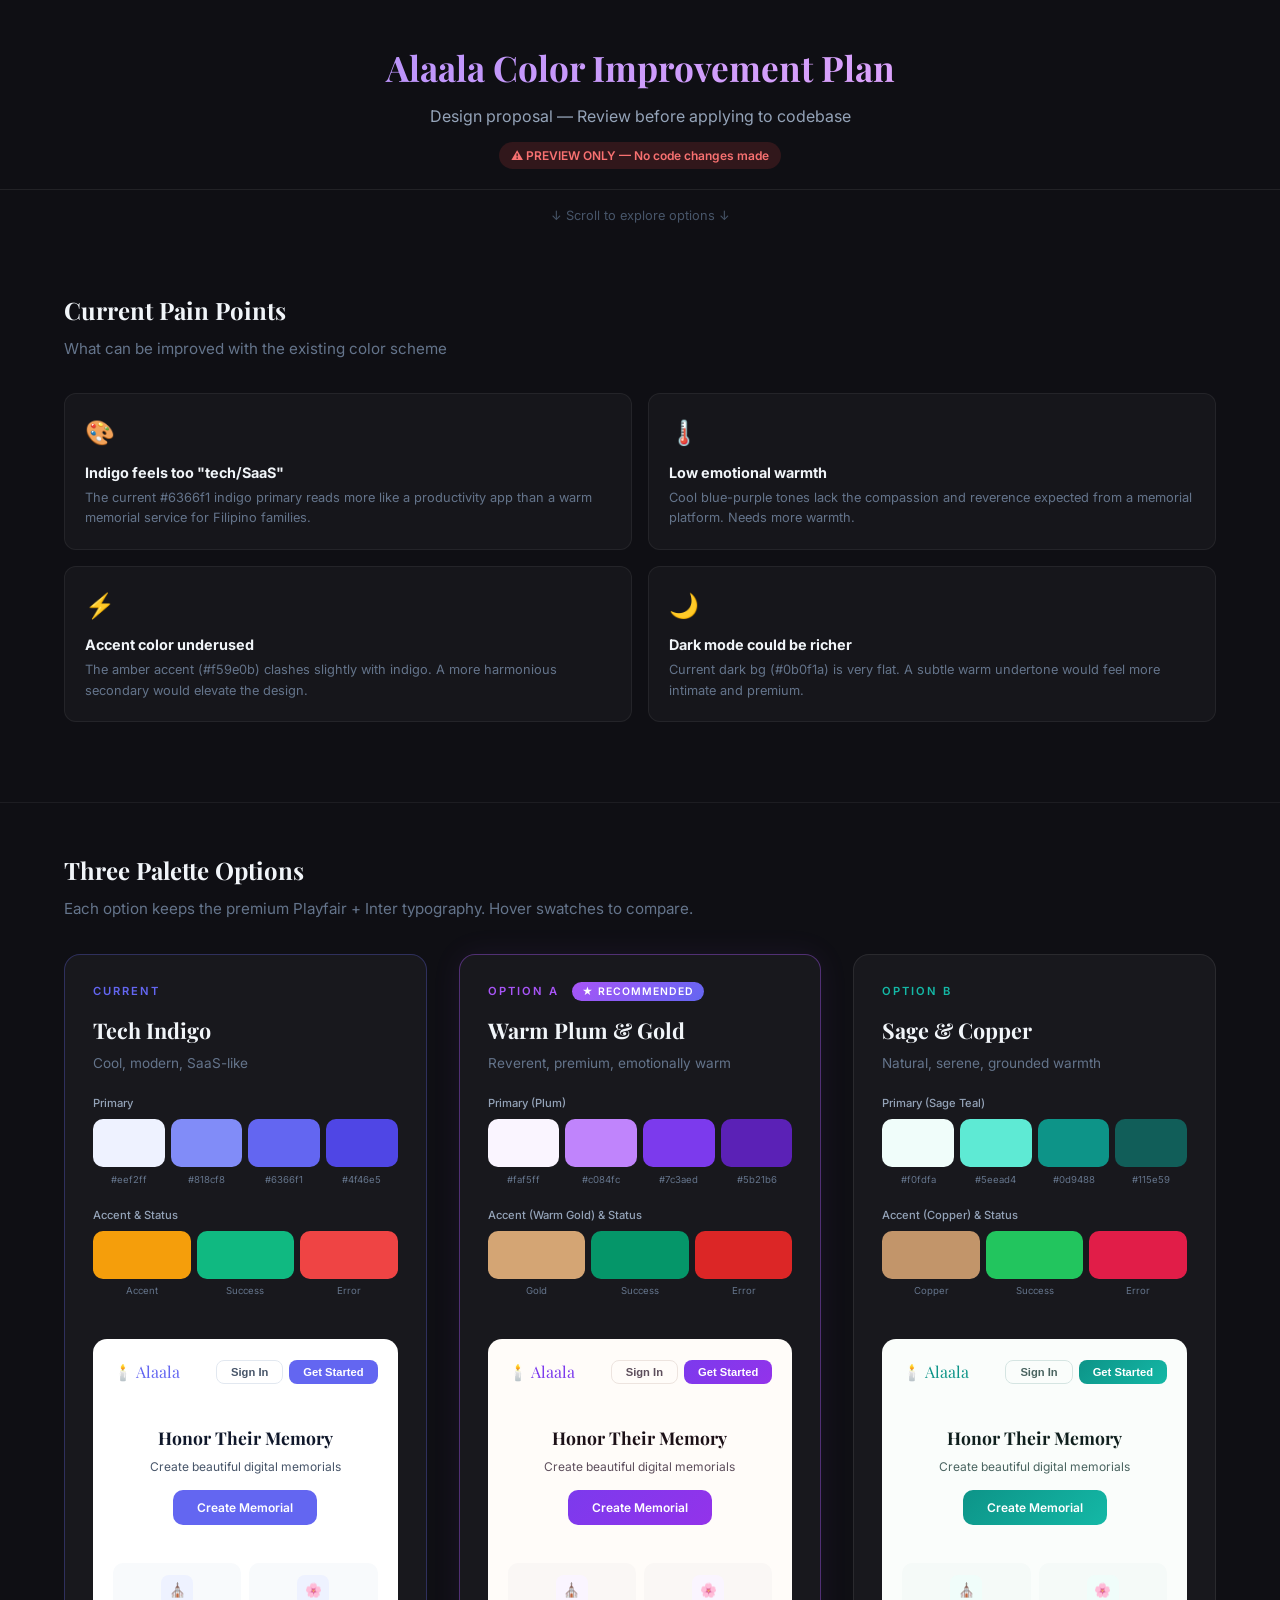
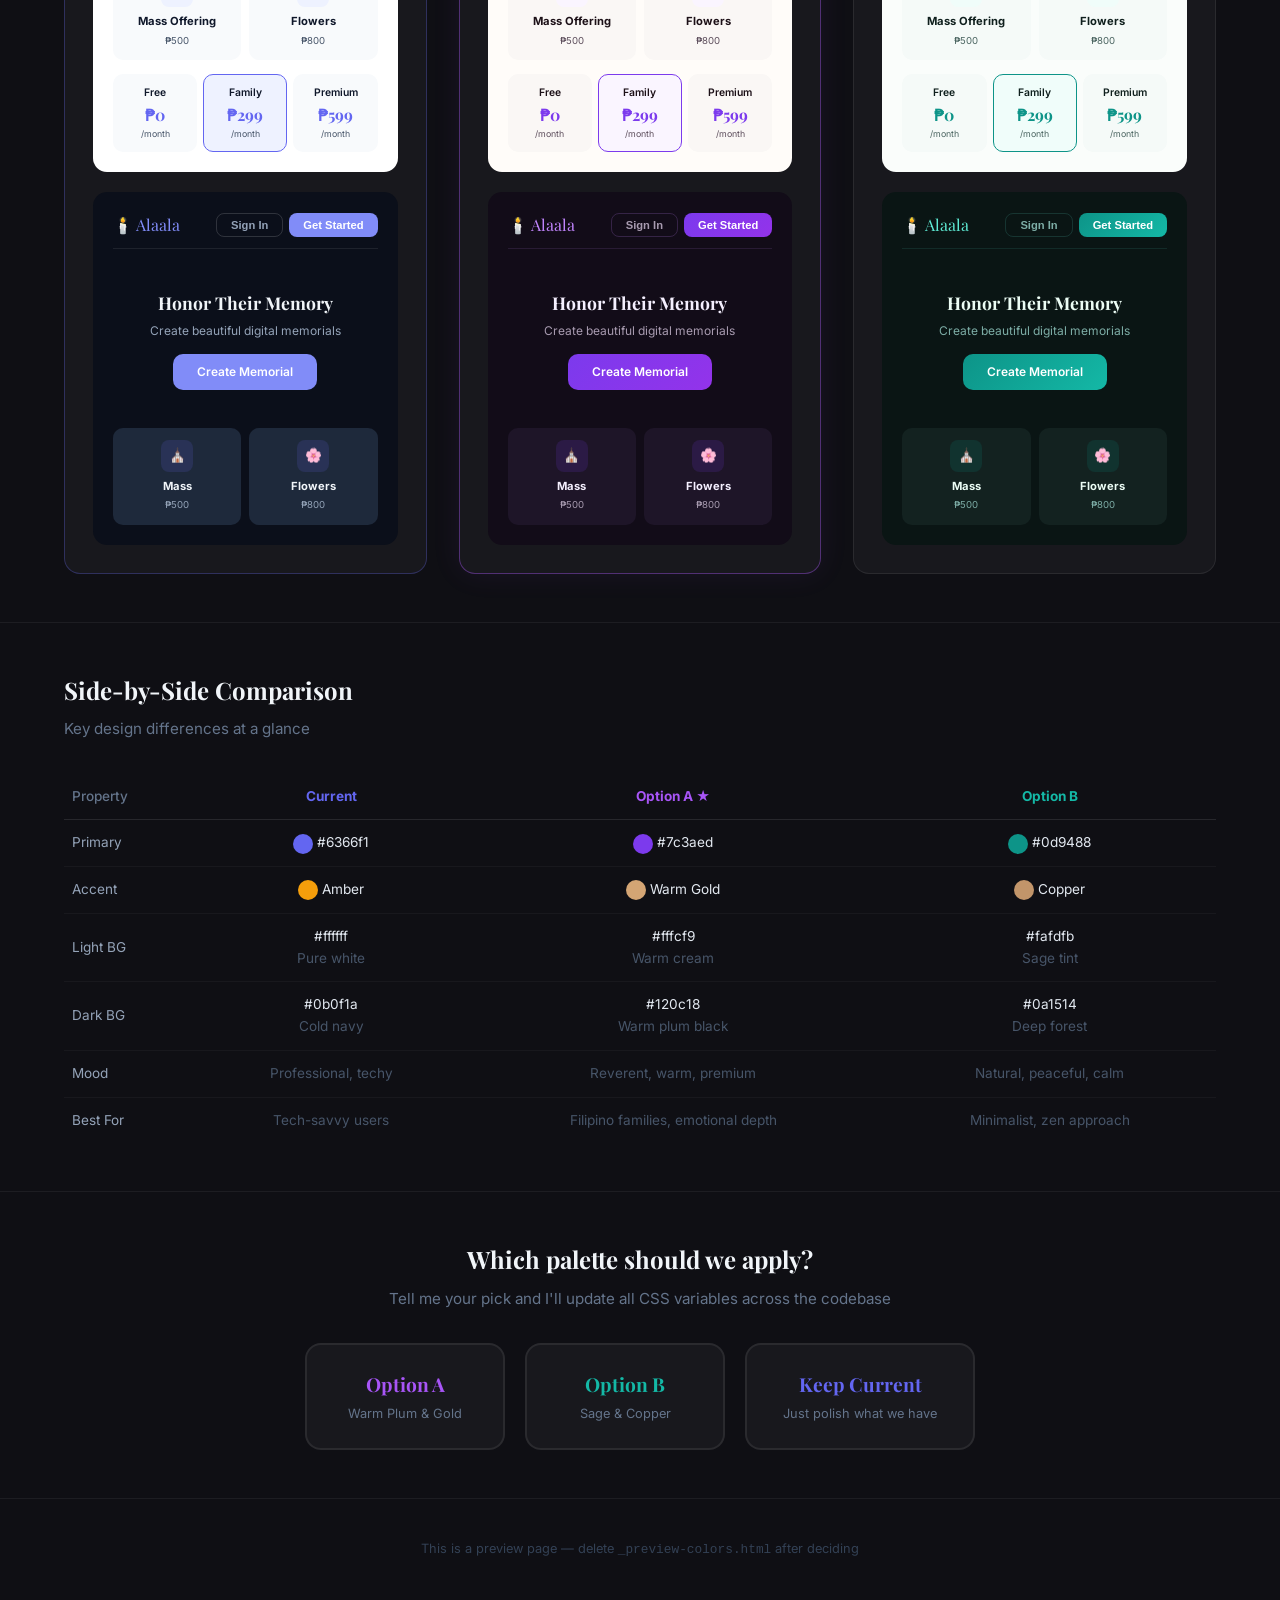
<file: _preview-colors.html>
<!DOCTYPE html>
<html lang="en">
<head>
<meta charset="UTF-8">
<meta name="viewport" content="width=device-width, initial-scale=1.0">
<title>Alaala — Color Improvement Plan</title>
<link href="https://fonts.googleapis.com/css2?family=Playfair+Display:wght@400;600;700&family=Inter:wght@300;400;500;600;700&display=swap" rel="stylesheet">
<style>
* { margin: 0; padding: 0; box-sizing: border-box; }
body { font-family: 'Inter', sans-serif; background: #0f0f14; color: #e2e8f0; line-height: 1.6; }
.container { max-width: 1200px; margin: 0 auto; padding: 0 24px; }

/* Header */
.header { padding: 40px 0 20px; text-align: center; border-bottom: 1px solid rgba(255,255,255,0.08); }
.header h1 { font-family: 'Playfair Display', serif; font-size: 2.2rem; margin-bottom: 8px; background: linear-gradient(135deg, #a78bfa, #f0abfc); -webkit-background-clip: text; -webkit-text-fill-color: transparent; }
.header p { color: #94a3b8; font-size: 1rem; }
.badge { display: inline-block; background: rgba(239,68,68,0.15); color: #f87171; padding: 4px 12px; border-radius: 20px; font-size: 0.75rem; font-weight: 600; margin-top: 12px; }

/* Section */
.section { padding: 48px 0; border-bottom: 1px solid rgba(255,255,255,0.06); }
.section-title { font-family: 'Playfair Display', serif; font-size: 1.5rem; margin-bottom: 8px; color: #f1f5f9; }
.section-desc { color: #64748b; margin-bottom: 32px; font-size: 0.95rem; }

/* Palette Grid */
.palette-grid { display: grid; grid-template-columns: 1fr 1fr 1fr; gap: 32px; }
@media (max-width: 900px) { .palette-grid { grid-template-columns: 1fr; } }

.palette-card { background: rgba(255,255,255,0.04); border: 1px solid rgba(255,255,255,0.08); border-radius: 16px; padding: 28px; transition: all 0.3s; }
.palette-card:hover { border-color: rgba(255,255,255,0.15); transform: translateY(-2px); }
.palette-card.current { border-color: rgba(99,102,241,0.3); }
.palette-card.recommended { border-color: rgba(168,85,247,0.4); box-shadow: 0 0 30px rgba(168,85,247,0.08); }
.palette-label { font-size: 0.7rem; text-transform: uppercase; letter-spacing: 2px; margin-bottom: 12px; font-weight: 600; }
.palette-label.cur { color: #6366f1; }
.palette-label.opt-a { color: #a855f7; }
.palette-label.opt-b { color: #14b8a6; }
.rec-badge { background: linear-gradient(135deg, #a855f7, #6366f1); color: #fff; font-size: 0.65rem; padding: 3px 10px; border-radius: 20px; margin-left: 8px; letter-spacing: 1px; }
.palette-name { font-family: 'Playfair Display', serif; font-size: 1.35rem; color: #f1f5f9; margin-bottom: 6px; }
.palette-vibe { color: #64748b; font-size: 0.85rem; margin-bottom: 20px; }

/* Color Swatches */
.swatch-row { display: flex; gap: 6px; margin-bottom: 16px; }
.swatch { flex: 1; height: 48px; border-radius: 10px; position: relative; cursor: pointer; transition: transform 0.2s; }
.swatch:hover { transform: scale(1.05); z-index: 1; }
.swatch-label { position: absolute; bottom: -20px; left: 0; right: 0; text-align: center; font-size: 0.6rem; color: #64748b; white-space: nowrap; }
.swatch-row-label { font-size: 0.7rem; color: #94a3b8; margin-bottom: 6px; font-weight: 500; }

/* Mini Preview Cards */
.mini-preview { background: var(--prev-bg, #ffffff); border-radius: 14px; padding: 20px; margin-top: 20px; overflow: hidden; }
.mini-nav { display: flex; align-items: center; justify-content: space-between; margin-bottom: 16px; }
.mini-logo { font-family: 'Playfair Display', serif; font-size: 1rem; color: var(--prev-primary, #6366f1); }
.mini-btn-group { display: flex; gap: 6px; }
.mini-btn { padding: 5px 14px; border-radius: 8px; font-size: 0.7rem; font-weight: 600; border: none; cursor: pointer; }
.mini-btn.primary { background: var(--prev-primary, #6366f1); color: white; }
.mini-btn.outline { background: transparent; border: 1.5px solid var(--prev-border, #e2e8f0); color: var(--prev-text-sec, #475569); }
.mini-hero { text-align: center; padding: 24px 12px; }
.mini-hero h3 { font-family: 'Playfair Display', serif; font-size: 1.1rem; color: var(--prev-text, #0f172a); margin-bottom: 4px; }
.mini-hero p { font-size: 0.75rem; color: var(--prev-text-sec, #475569); margin-bottom: 14px; }
.mini-hero .cta { display: inline-block; padding: 8px 24px; border-radius: 10px; font-size: 0.75rem; font-weight: 600; background: var(--prev-primary, #6366f1); color: white; text-decoration: none; }
.mini-cards { display: grid; grid-template-columns: 1fr 1fr; gap: 8px; margin-top: 14px; }
.mini-card { background: var(--prev-card, #f8fafc); border-radius: 10px; padding: 12px; text-align: center; }
.mini-card .icon { width: 32px; height: 32px; border-radius: 8px; background: var(--prev-primary-light, #eef2ff); display: flex; align-items: center; justify-content: center; margin: 0 auto 6px; font-size: 0.85rem; color: var(--prev-primary, #6366f1); }
.mini-card h5 { font-size: 0.7rem; color: var(--prev-text, #0f172a); margin-bottom: 2px; }
.mini-card p { font-size: 0.6rem; color: var(--prev-text-sec, #475569); }
.mini-pricing { display: grid; grid-template-columns: 1fr 1fr 1fr; gap: 6px; margin-top: 14px; }
.mini-price-card { background: var(--prev-card, #f8fafc); border-radius: 10px; padding: 10px 6px; text-align: center; border: 1.5px solid transparent; }
.mini-price-card.featured { border-color: var(--prev-primary, #6366f1); background: var(--prev-primary-light, #eef2ff); }
.mini-price-card h5 { font-size: 0.65rem; font-weight: 600; color: var(--prev-text, #0f172a); }
.mini-price-card .price { font-family: 'Playfair Display', serif; font-size: 1rem; color: var(--prev-primary, #6366f1); font-weight: 700; }
.mini-price-card .period { font-size: 0.55rem; color: var(--prev-text-sec, #475569); }

/* Comparison Section */
.compare-grid { display: grid; grid-template-columns: 1fr 1fr; gap: 24px; }
@media (max-width: 768px) { .compare-grid { grid-template-columns: 1fr; } }
.compare-card { border-radius: 14px; overflow: hidden; }
.compare-label { padding: 10px 16px; font-size: 0.75rem; font-weight: 600; text-transform: uppercase; letter-spacing: 1.5px; }
.compare-label.before { background: rgba(239,68,68,0.1); color: #f87171; }
.compare-label.after { background: rgba(34,197,94,0.1); color: #4ade80; }

/* Issues List */
.issues-grid { display: grid; grid-template-columns: 1fr 1fr; gap: 16px; margin-bottom: 32px; }
@media (max-width: 768px) { .issues-grid { grid-template-columns: 1fr; } }
.issue-card { background: rgba(255,255,255,0.03); border: 1px solid rgba(255,255,255,0.06); border-radius: 12px; padding: 20px; }
.issue-card .icon { font-size: 1.5rem; margin-bottom: 8px; }
.issue-card h4 { font-size: 0.9rem; color: #f1f5f9; margin-bottom: 4px; }
.issue-card p { font-size: 0.8rem; color: #64748b; }

/* Dark mode previews */
.dark-preview { margin-top: 14px; }
.dark-preview .mini-preview { background: var(--prev-bg-dark, #0f172a); }
.dark-preview .mini-nav { border-bottom: 1px solid var(--prev-border-dark, rgba(255,255,255,0.08)); padding-bottom: 10px; }
.dark-preview .mini-hero h3 { color: var(--prev-text-dark, #f1f5f9); }
.dark-preview .mini-hero p { color: var(--prev-text-sec-dark, #94a3b8); }
.dark-preview .mini-card { background: var(--prev-card-dark, #1e293b); }
.dark-preview .mini-card h5 { color: var(--prev-text-dark, #f1f5f9); }
.dark-preview .mini-card p { color: var(--prev-text-sec-dark, #94a3b8); }
.dark-preview .mini-card .icon { background: rgba(99,102,241,0.15); }
.dark-preview .mini-price-card { background: var(--prev-card-dark, #1e293b); }
.dark-preview .mini-price-card.featured { background: rgba(99,102,241,0.1); }
.dark-preview .mini-price-card h5 { color: var(--prev-text-dark, #f1f5f9); }
.dark-preview .mini-price-card .period { color: var(--prev-text-sec-dark, #94a3b8); }
.dark-preview .mini-btn.outline { border-color: rgba(255,255,255,0.15); color: var(--prev-text-sec-dark, #94a3b8); }

/* Vote / Decision */
.vote-section { padding: 48px 0; text-align: center; }
.vote-cards { display: flex; gap: 20px; justify-content: center; flex-wrap: wrap; margin-top: 24px; }
.vote-card { background: rgba(255,255,255,0.04); border: 2px solid rgba(255,255,255,0.08); border-radius: 16px; padding: 24px 36px; cursor: pointer; transition: all 0.3s; min-width: 200px; }
.vote-card:hover { transform: translateY(-4px); }
.vote-card.a:hover { border-color: #a855f7; box-shadow: 0 8px 30px rgba(168,85,247,0.2); }
.vote-card.b:hover { border-color: #14b8a6; box-shadow: 0 8px 30px rgba(20,184,166,0.2); }
.vote-card.c:hover { border-color: #6366f1; box-shadow: 0 8px 30px rgba(99,102,241,0.2); }
.vote-card h3 { font-family: 'Playfair Display', serif; font-size: 1.2rem; margin-bottom: 4px; }
.vote-card p { font-size: 0.8rem; color: #64748b; }

/* Scroll hint */
.scroll-hint { text-align: center; padding: 16px; color: #475569; font-size: 0.8rem; animation: bounce 2s infinite; }
@keyframes bounce { 0%, 100% { transform: translateY(0); } 50% { transform: translateY(6px); } }
</style>
</head>
<body>

<!-- ===== HEADER ===== -->
<div class="header">
    <div class="container">
        <h1>Alaala Color Improvement Plan</h1>
        <p>Design proposal — Review before applying to codebase</p>
        <div class="badge">⚠ PREVIEW ONLY — No code changes made</div>
    </div>
</div>

<div class="scroll-hint">↓ Scroll to explore options ↓</div>

<!-- ===== CURRENT ISSUES ===== -->
<div class="section">
    <div class="container">
        <h2 class="section-title">Current Pain Points</h2>
        <p class="section-desc">What can be improved with the existing color scheme</p>
        <div class="issues-grid">
            <div class="issue-card">
                <div class="icon">🎨</div>
                <h4>Indigo feels too "tech/SaaS"</h4>
                <p>The current #6366f1 indigo primary reads more like a productivity app than a warm memorial service for Filipino families.</p>
            </div>
            <div class="issue-card">
                <div class="icon">🌡️</div>
                <h4>Low emotional warmth</h4>
                <p>Cool blue-purple tones lack the compassion and reverence expected from a memorial platform. Needs more warmth.</p>
            </div>
            <div class="issue-card">
                <div class="icon">⚡</div>
                <h4>Accent color underused</h4>
                <p>The amber accent (#f59e0b) clashes slightly with indigo. A more harmonious secondary would elevate the design.</p>
            </div>
            <div class="issue-card">
                <div class="icon">🌙</div>
                <h4>Dark mode could be richer</h4>
                <p>Current dark bg (#0b0f1a) is very flat. A subtle warm undertone would feel more intimate and premium.</p>
            </div>
        </div>
    </div>
</div>

<!-- ===== THREE OPTIONS ===== -->
<div class="section">
    <div class="container">
        <h2 class="section-title">Three Palette Options</h2>
        <p class="section-desc">Each option keeps the premium Playfair + Inter typography. Hover swatches to compare.</p>

        <div class="palette-grid">

            <!-- CURRENT -->
            <div class="palette-card current">
                <div class="palette-label cur">CURRENT</div>
                <h3 class="palette-name">Tech Indigo</h3>
                <p class="palette-vibe">Cool, modern, SaaS-like</p>

                <div class="swatch-row-label">Primary</div>
                <div class="swatch-row">
                    <div class="swatch" style="background:#eef2ff;"><span class="swatch-label">#eef2ff</span></div>
                    <div class="swatch" style="background:#818cf8;"><span class="swatch-label">#818cf8</span></div>
                    <div class="swatch" style="background:#6366f1;"><span class="swatch-label">#6366f1</span></div>
                    <div class="swatch" style="background:#4f46e5;"><span class="swatch-label">#4f46e5</span></div>
                </div>
                <div style="height:24px;"></div>

                <div class="swatch-row-label">Accent & Status</div>
                <div class="swatch-row">
                    <div class="swatch" style="background:#f59e0b;"><span class="swatch-label">Accent</span></div>
                    <div class="swatch" style="background:#10b981;"><span class="swatch-label">Success</span></div>
                    <div class="swatch" style="background:#ef4444;"><span class="swatch-label">Error</span></div>
                </div>
                <div style="height:24px;"></div>

                <!-- Light Mode Preview -->
                <div class="mini-preview" style="--prev-bg:#fff; --prev-primary:#6366f1; --prev-primary-light:#eef2ff; --prev-text:#0f172a; --prev-text-sec:#475569; --prev-border:#e2e8f0; --prev-card:#f8fafc;">
                    <div class="mini-nav">
                        <span class="mini-logo">🕯️ Alaala</span>
                        <div class="mini-btn-group">
                            <button class="mini-btn outline">Sign In</button>
                            <button class="mini-btn primary">Get Started</button>
                        </div>
                    </div>
                    <div class="mini-hero">
                        <h3>Honor Their Memory</h3>
                        <p>Create beautiful digital memorials</p>
                        <a class="cta" href="#">Create Memorial</a>
                    </div>
                    <div class="mini-cards">
                        <div class="mini-card"><div class="icon">⛪</div><h5>Mass Offering</h5><p>₱500</p></div>
                        <div class="mini-card"><div class="icon">🌸</div><h5>Flowers</h5><p>₱800</p></div>
                    </div>
                    <div class="mini-pricing">
                        <div class="mini-price-card"><h5>Free</h5><div class="price" style="color:#6366f1;">₱0</div><div class="period">/month</div></div>
                        <div class="mini-price-card featured" style="border-color:#6366f1; background:#eef2ff;"><h5>Family</h5><div class="price" style="color:#6366f1;">₱299</div><div class="period">/month</div></div>
                        <div class="mini-price-card"><h5>Premium</h5><div class="price" style="color:#6366f1;">₱599</div><div class="period">/month</div></div>
                    </div>
                </div>

                <!-- Dark Mode Preview -->
                <div class="dark-preview">
                    <div class="mini-preview" style="--prev-bg:#0b0f1a; --prev-primary:#818cf8; --prev-primary-light:rgba(99,102,241,0.15); --prev-text:#f1f5f9; --prev-text-sec:#94a3b8; --prev-border:rgba(255,255,255,0.08); --prev-card:#1e293b; background:#0b0f1a;">
                        <div class="mini-nav" style="border-bottom:1px solid rgba(255,255,255,0.08); padding-bottom:10px;">
                            <span class="mini-logo" style="color:#818cf8;">🕯️ Alaala</span>
                            <div class="mini-btn-group">
                                <button class="mini-btn outline" style="border-color:rgba(255,255,255,0.15); color:#94a3b8;">Sign In</button>
                                <button class="mini-btn primary" style="background:#818cf8;">Get Started</button>
                            </div>
                        </div>
                        <div class="mini-hero">
                            <h3 style="color:#f1f5f9;">Honor Their Memory</h3>
                            <p style="color:#94a3b8;">Create beautiful digital memorials</p>
                            <a class="cta" href="#" style="background:#818cf8;">Create Memorial</a>
                        </div>
                        <div class="mini-cards">
                            <div class="mini-card" style="background:#1e293b;"><div class="icon" style="background:rgba(99,102,241,0.15); color:#818cf8;">⛪</div><h5 style="color:#f1f5f9;">Mass</h5><p style="color:#94a3b8;">₱500</p></div>
                            <div class="mini-card" style="background:#1e293b;"><div class="icon" style="background:rgba(99,102,241,0.15); color:#818cf8;">🌸</div><h5 style="color:#f1f5f9;">Flowers</h5><p style="color:#94a3b8;">₱800</p></div>
                        </div>
                    </div>
                </div>
            </div>

            <!-- OPTION A — Warm Plum & Gold -->
            <div class="palette-card recommended">
                <div class="palette-label opt-a">OPTION A <span class="rec-badge">★ RECOMMENDED</span></div>
                <h3 class="palette-name">Warm Plum & Gold</h3>
                <p class="palette-vibe">Reverent, premium, emotionally warm</p>

                <div class="swatch-row-label">Primary (Plum)</div>
                <div class="swatch-row">
                    <div class="swatch" style="background:#faf5ff;"><span class="swatch-label">#faf5ff</span></div>
                    <div class="swatch" style="background:#c084fc;"><span class="swatch-label">#c084fc</span></div>
                    <div class="swatch" style="background:#7c3aed;"><span class="swatch-label">#7c3aed</span></div>
                    <div class="swatch" style="background:#5b21b6;"><span class="swatch-label">#5b21b6</span></div>
                </div>
                <div style="height:24px;"></div>

                <div class="swatch-row-label">Accent (Warm Gold) & Status</div>
                <div class="swatch-row">
                    <div class="swatch" style="background:#d4a574;"><span class="swatch-label">Gold</span></div>
                    <div class="swatch" style="background:#059669;"><span class="swatch-label">Success</span></div>
                    <div class="swatch" style="background:#dc2626;"><span class="swatch-label">Error</span></div>
                </div>
                <div style="height:24px;"></div>

                <!-- Light Mode Preview -->
                <div class="mini-preview" style="--prev-bg:#fffcf9; --prev-primary:#7c3aed; --prev-primary-light:#faf5ff; --prev-text:#1c1017; --prev-text-sec:#5d4e5c; --prev-border:#ede4df; --prev-card:#faf7f5;">
                    <div class="mini-nav">
                        <span class="mini-logo" style="color:#7c3aed;">🕯️ Alaala</span>
                        <div class="mini-btn-group">
                            <button class="mini-btn outline" style="border-color:#ede4df; color:#5d4e5c;">Sign In</button>
                            <button class="mini-btn primary" style="background:linear-gradient(135deg, #7c3aed, #9333ea);">Get Started</button>
                        </div>
                    </div>
                    <div class="mini-hero">
                        <h3 style="color:#1c1017;">Honor Their Memory</h3>
                        <p style="color:#5d4e5c;">Create beautiful digital memorials</p>
                        <a class="cta" href="#" style="background:linear-gradient(135deg, #7c3aed, #9333ea);">Create Memorial</a>
                    </div>
                    <div class="mini-cards">
                        <div class="mini-card" style="background:#faf7f5;"><div class="icon" style="background:#faf5ff; color:#7c3aed;">⛪</div><h5 style="color:#1c1017;">Mass Offering</h5><p style="color:#5d4e5c;">₱500</p></div>
                        <div class="mini-card" style="background:#faf7f5;"><div class="icon" style="background:#faf5ff; color:#7c3aed;">🌸</div><h5 style="color:#1c1017;">Flowers</h5><p style="color:#5d4e5c;">₱800</p></div>
                    </div>
                    <div class="mini-pricing">
                        <div class="mini-price-card" style="background:#faf7f5;"><h5 style="color:#1c1017;">Free</h5><div class="price" style="color:#7c3aed;">₱0</div><div class="period" style="color:#5d4e5c;">/month</div></div>
                        <div class="mini-price-card featured" style="border-color:#7c3aed; background:#faf5ff;"><h5 style="color:#1c1017;">Family</h5><div class="price" style="color:#7c3aed;">₱299</div><div class="period" style="color:#5d4e5c;">/month</div></div>
                        <div class="mini-price-card" style="background:#faf7f5;"><h5 style="color:#1c1017;">Premium</h5><div class="price" style="color:#7c3aed;">₱599</div><div class="period" style="color:#5d4e5c;">/month</div></div>
                    </div>
                </div>

                <!-- Dark Mode Preview -->
                <div class="dark-preview">
                    <div class="mini-preview" style="background:#120c18; --prev-bg:#120c18;">
                        <div class="mini-nav" style="border-bottom:1px solid rgba(192,132,252,0.12); padding-bottom:10px;">
                            <span class="mini-logo" style="color:#c084fc;">🕯️ Alaala</span>
                            <div class="mini-btn-group">
                                <button class="mini-btn outline" style="border-color:rgba(192,132,252,0.2); color:#a89bb0;">Sign In</button>
                                <button class="mini-btn primary" style="background:linear-gradient(135deg, #7c3aed, #9333ea);">Get Started</button>
                            </div>
                        </div>
                        <div class="mini-hero">
                            <h3 style="color:#f5f0ff;">Honor Their Memory</h3>
                            <p style="color:#a89bb0;">Create beautiful digital memorials</p>
                            <a class="cta" href="#" style="background:linear-gradient(135deg, #7c3aed, #9333ea);">Create Memorial</a>
                        </div>
                        <div class="mini-cards">
                            <div class="mini-card" style="background:#1e1528;"><div class="icon" style="background:rgba(124,58,237,0.15); color:#c084fc;">⛪</div><h5 style="color:#f5f0ff;">Mass</h5><p style="color:#a89bb0;">₱500</p></div>
                            <div class="mini-card" style="background:#1e1528;"><div class="icon" style="background:rgba(124,58,237,0.15); color:#c084fc;">🌸</div><h5 style="color:#f5f0ff;">Flowers</h5><p style="color:#a89bb0;">₱800</p></div>
                        </div>
                    </div>
                </div>
            </div>

            <!-- OPTION B — Sage & Copper -->
            <div class="palette-card">
                <div class="palette-label opt-b">OPTION B</div>
                <h3 class="palette-name">Sage & Copper</h3>
                <p class="palette-vibe">Natural, serene, grounded warmth</p>

                <div class="swatch-row-label">Primary (Sage Teal)</div>
                <div class="swatch-row">
                    <div class="swatch" style="background:#f0fdfa;"><span class="swatch-label">#f0fdfa</span></div>
                    <div class="swatch" style="background:#5eead4;"><span class="swatch-label">#5eead4</span></div>
                    <div class="swatch" style="background:#0d9488;"><span class="swatch-label">#0d9488</span></div>
                    <div class="swatch" style="background:#115e59;"><span class="swatch-label">#115e59</span></div>
                </div>
                <div style="height:24px;"></div>

                <div class="swatch-row-label">Accent (Copper) & Status</div>
                <div class="swatch-row">
                    <div class="swatch" style="background:#c2956a;"><span class="swatch-label">Copper</span></div>
                    <div class="swatch" style="background:#22c55e;"><span class="swatch-label">Success</span></div>
                    <div class="swatch" style="background:#e11d48;"><span class="swatch-label">Error</span></div>
                </div>
                <div style="height:24px;"></div>

                <!-- Light Mode Preview -->
                <div class="mini-preview" style="--prev-bg:#fafdfb; --prev-primary:#0d9488; --prev-primary-light:#f0fdfa; --prev-text:#0f1f1d; --prev-text-sec:#4a6460; --prev-border:#d5e5e2; --prev-card:#f5faf8;">
                    <div class="mini-nav">
                        <span class="mini-logo" style="color:#0d9488;">🕯️ Alaala</span>
                        <div class="mini-btn-group">
                            <button class="mini-btn outline" style="border-color:#d5e5e2; color:#4a6460;">Sign In</button>
                            <button class="mini-btn primary" style="background:linear-gradient(135deg, #0d9488, #14b8a6);">Get Started</button>
                        </div>
                    </div>
                    <div class="mini-hero">
                        <h3 style="color:#0f1f1d;">Honor Their Memory</h3>
                        <p style="color:#4a6460;">Create beautiful digital memorials</p>
                        <a class="cta" href="#" style="background:linear-gradient(135deg, #0d9488, #14b8a6);">Create Memorial</a>
                    </div>
                    <div class="mini-cards">
                        <div class="mini-card" style="background:#f5faf8;"><div class="icon" style="background:#f0fdfa; color:#0d9488;">⛪</div><h5 style="color:#0f1f1d;">Mass Offering</h5><p style="color:#4a6460;">₱500</p></div>
                        <div class="mini-card" style="background:#f5faf8;"><div class="icon" style="background:#f0fdfa; color:#0d9488;">🌸</div><h5 style="color:#0f1f1d;">Flowers</h5><p style="color:#4a6460;">₱800</p></div>
                    </div>
                    <div class="mini-pricing">
                        <div class="mini-price-card" style="background:#f5faf8;"><h5 style="color:#0f1f1d;">Free</h5><div class="price" style="color:#0d9488;">₱0</div><div class="period" style="color:#4a6460;">/month</div></div>
                        <div class="mini-price-card featured" style="border-color:#0d9488; background:#f0fdfa;"><h5 style="color:#0f1f1d;">Family</h5><div class="price" style="color:#0d9488;">₱299</div><div class="period" style="color:#4a6460;">/month</div></div>
                        <div class="mini-price-card" style="background:#f5faf8;"><h5 style="color:#0f1f1d;">Premium</h5><div class="price" style="color:#0d9488;">₱599</div><div class="period" style="color:#4a6460;">/month</div></div>
                    </div>
                </div>

                <!-- Dark Mode Preview -->
                <div class="dark-preview">
                    <div class="mini-preview" style="background:#0a1514; --prev-bg:#0a1514;">
                        <div class="mini-nav" style="border-bottom:1px solid rgba(94,234,212,0.1); padding-bottom:10px;">
                            <span class="mini-logo" style="color:#5eead4;">🕯️ Alaala</span>
                            <div class="mini-btn-group">
                                <button class="mini-btn outline" style="border-color:rgba(94,234,212,0.15); color:#7dada6;">Sign In</button>
                                <button class="mini-btn primary" style="background:linear-gradient(135deg, #0d9488, #14b8a6);">Get Started</button>
                            </div>
                        </div>
                        <div class="mini-hero">
                            <h3 style="color:#ecfdf5;">Honor Their Memory</h3>
                            <p style="color:#7dada6;">Create beautiful digital memorials</p>
                            <a class="cta" href="#" style="background:linear-gradient(135deg, #0d9488, #14b8a6);">Create Memorial</a>
                        </div>
                        <div class="mini-cards">
                            <div class="mini-card" style="background:#132220;"><div class="icon" style="background:rgba(13,148,136,0.15); color:#5eead4;">⛪</div><h5 style="color:#ecfdf5;">Mass</h5><p style="color:#7dada6;">₱500</p></div>
                            <div class="mini-card" style="background:#132220;"><div class="icon" style="background:rgba(13,148,136,0.15); color:#5eead4;">🌸</div><h5 style="color:#ecfdf5;">Flowers</h5><p style="color:#7dada6;">₱800</p></div>
                        </div>
                    </div>
                </div>
            </div>

        </div>
    </div>
</div>

<!-- ===== KEY DIFFERENCES SUMMARY ===== -->
<div class="section">
    <div class="container">
        <h2 class="section-title">Side-by-Side Comparison</h2>
        <p class="section-desc">Key design differences at a glance</p>

        <table style="width:100%; border-collapse:collapse; font-size:0.85rem;">
            <thead>
                <tr style="border-bottom: 1px solid rgba(255,255,255,0.1);">
                    <th style="text-align:left; padding:12px 8px; color:#64748b; font-weight:500;">Property</th>
                    <th style="text-align:center; padding:12px 8px; color:#6366f1;">Current</th>
                    <th style="text-align:center; padding:12px 8px; color:#a855f7;">Option A ★</th>
                    <th style="text-align:center; padding:12px 8px; color:#14b8a6;">Option B</th>
                </tr>
            </thead>
            <tbody>
                <tr style="border-bottom: 1px solid rgba(255,255,255,0.04);">
                    <td style="padding:12px 8px; color:#94a3b8;">Primary</td>
                    <td style="text-align:center; padding:12px 8px;"><span style="display:inline-block; width:20px; height:20px; border-radius:50%; background:#6366f1; vertical-align:middle;"></span> #6366f1</td>
                    <td style="text-align:center; padding:12px 8px;"><span style="display:inline-block; width:20px; height:20px; border-radius:50%; background:#7c3aed; vertical-align:middle;"></span> #7c3aed</td>
                    <td style="text-align:center; padding:12px 8px;"><span style="display:inline-block; width:20px; height:20px; border-radius:50%; background:#0d9488; vertical-align:middle;"></span> #0d9488</td>
                </tr>
                <tr style="border-bottom: 1px solid rgba(255,255,255,0.04);">
                    <td style="padding:12px 8px; color:#94a3b8;">Accent</td>
                    <td style="text-align:center; padding:12px 8px;"><span style="display:inline-block; width:20px; height:20px; border-radius:50%; background:#f59e0b; vertical-align:middle;"></span> Amber</td>
                    <td style="text-align:center; padding:12px 8px;"><span style="display:inline-block; width:20px; height:20px; border-radius:50%; background:#d4a574; vertical-align:middle;"></span> Warm Gold</td>
                    <td style="text-align:center; padding:12px 8px;"><span style="display:inline-block; width:20px; height:20px; border-radius:50%; background:#c2956a; vertical-align:middle;"></span> Copper</td>
                </tr>
                <tr style="border-bottom: 1px solid rgba(255,255,255,0.04);">
                    <td style="padding:12px 8px; color:#94a3b8;">Light BG</td>
                    <td style="text-align:center; padding:12px 8px;">#ffffff<br><span style="color:#475569;">Pure white</span></td>
                    <td style="text-align:center; padding:12px 8px;">#fffcf9<br><span style="color:#475569;">Warm cream</span></td>
                    <td style="text-align:center; padding:12px 8px;">#fafdfb<br><span style="color:#475569;">Sage tint</span></td>
                </tr>
                <tr style="border-bottom: 1px solid rgba(255,255,255,0.04);">
                    <td style="padding:12px 8px; color:#94a3b8;">Dark BG</td>
                    <td style="text-align:center; padding:12px 8px;">#0b0f1a<br><span style="color:#475569;">Cold navy</span></td>
                    <td style="text-align:center; padding:12px 8px;">#120c18<br><span style="color:#475569;">Warm plum black</span></td>
                    <td style="text-align:center; padding:12px 8px;">#0a1514<br><span style="color:#475569;">Deep forest</span></td>
                </tr>
                <tr style="border-bottom: 1px solid rgba(255,255,255,0.04);">
                    <td style="padding:12px 8px; color:#94a3b8;">Mood</td>
                    <td style="text-align:center; padding:12px 8px; color:#475569;">Professional, techy</td>
                    <td style="text-align:center; padding:12px 8px; color:#475569;">Reverent, warm, premium</td>
                    <td style="text-align:center; padding:12px 8px; color:#475569;">Natural, peaceful, calm</td>
                </tr>
                <tr>
                    <td style="padding:12px 8px; color:#94a3b8;">Best For</td>
                    <td style="text-align:center; padding:12px 8px; color:#475569;">Tech-savvy users</td>
                    <td style="text-align:center; padding:12px 8px; color:#475569;">Filipino families, emotional depth</td>
                    <td style="text-align:center; padding:12px 8px; color:#475569;">Minimalist, zen approach</td>
                </tr>
            </tbody>
        </table>
    </div>
</div>

<!-- ===== VOTE ===== -->
<div class="vote-section">
    <div class="container">
        <h2 class="section-title" style="text-align:center;">Which palette should we apply?</h2>
        <p class="section-desc" style="text-align:center;">Tell me your pick and I'll update all CSS variables across the codebase</p>
        <div class="vote-cards">
            <div class="vote-card a">
                <h3 style="color:#a855f7;">Option A</h3>
                <p>Warm Plum & Gold</p>
            </div>
            <div class="vote-card b">
                <h3 style="color:#14b8a6;">Option B</h3>
                <p>Sage & Copper</p>
            </div>
            <div class="vote-card c">
                <h3 style="color:#6366f1;">Keep Current</h3>
                <p>Just polish what we have</p>
            </div>
        </div>
    </div>
</div>

<div style="text-align:center; padding: 40px 0; color:#334155; font-size:0.8rem; border-top: 1px solid rgba(255,255,255,0.06);">
    This is a preview page — delete <code>_preview-colors.html</code> after deciding
</div>

</body>
</html>
</file>
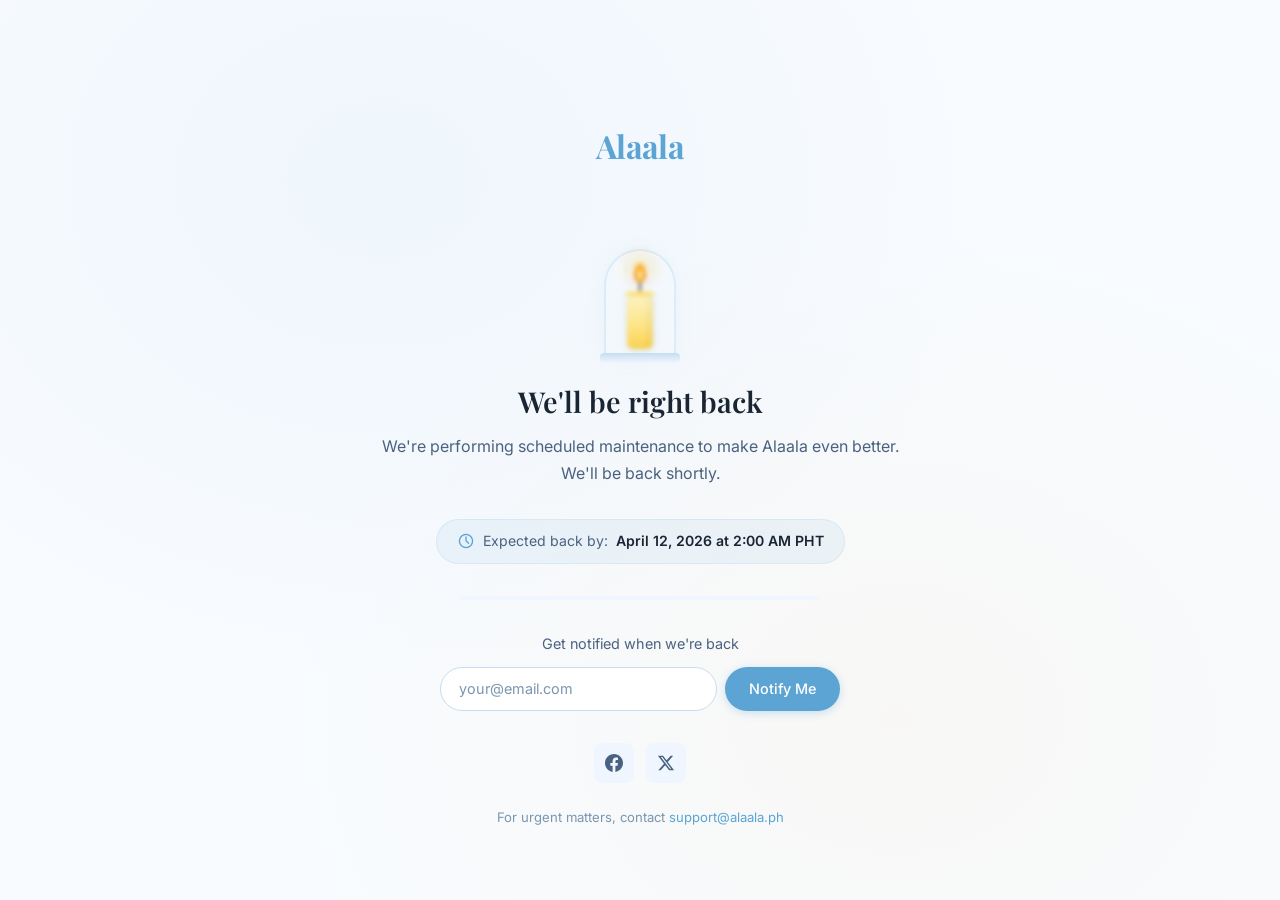
<file: maintenance.html>
<!DOCTYPE html>
<html lang="en" data-theme="light">
<head>
    <meta charset="UTF-8">
    <meta name="viewport" content="width=device-width, initial-scale=1.0">
    <title>Under Maintenance — Alaala</title>
    <meta name="description" content="Alaala is currently under maintenance. We'll be back shortly.">
    <meta name="keywords" content="memorial, Philippines, tribute, remembrance, Alaala, Filipino families">
    <meta name="author" content="Alaala Memorial Services">
    <meta name="robots" content="noindex">
    <meta name="theme-color" content="#7c3aed">
    <link rel="icon" href="data:image/svg+xml,<svg xmlns='http://www.w3.org/2000/svg' viewBox='0 0 100 100'><text y='.9em' font-size='90'>🕯️</text></svg>">
    <meta property="og:type" content="website">
    <meta property="og:site_name" content="Alaala">
    <meta property="og:title" content="Under Maintenance — Alaala">
    <meta property="og:description" content="Alaala is currently under maintenance. We'll be back shortly.">
    <meta property="og:image" content="https://images.unsplash.com/photo-1516450360452-9312f5e86fc7?w=1200&h=630&fit=crop">
    <meta name="twitter:card" content="summary_large_image">
    <link rel="stylesheet" href="styles.css">
    <link rel="stylesheet" href="error.css">
    <link rel="preconnect" href="https://fonts.googleapis.com">
    <link rel="preconnect" href="https://fonts.gstatic.com" crossorigin>
    <link href="https://fonts.googleapis.com/css2?family=Playfair+Display:ital,wght@0,400;0,500;0,600;0,700;1,400&family=Inter:wght@300;400;500;600;700&display=swap" rel="stylesheet">
    <link href="https://fonts.googleapis.com/css2?family=Material+Symbols+Outlined:opsz,wght,FILL,GRAD@24,400,0,0" rel="stylesheet">
    <link rel="stylesheet" href="animations.css">
</head>
<body>
    <!-- Background -->
    <div class="error-bg"></div>
    <div class="particles">
        <div class="particle"></div>
        <div class="particle"></div>
        <div class="particle"></div>
        <div class="particle"></div>
        <div class="particle"></div>
        <div class="particle"></div>
        <div class="particle"></div>
        <div class="particle"></div>
    </div>

    <!-- Page Content -->
    <main class="error-page">
        <!-- Logo -->
        <div class="maintain-logo">Alaala</div>

        <!-- Dome Candle -->
        <div class="error-candle dome-candle">
            <div class="candle-flame">
                <div class="flame-glow"></div>
                <div class="flame-outer"></div>
                <div class="flame-inner"></div>
            </div>
            <div class="candle-wick"></div>
            <div class="candle-body"></div>
            <div class="dome-glass"></div>
            <div class="dome-base"></div>
        </div>

        <!-- Content -->
        <div class="error-content">
            <h1 class="error-title">We'll be right back</h1>
            <p class="error-text">We're performing scheduled maintenance to make Alaala even better. We'll be back shortly.</p>

            <!-- Estimated Time -->
            <div class="maintain-estimate">
                <span class="material-symbols-outlined">schedule</span>
                Expected back by: <strong>April 12, 2026 at 2:00 AM PHT</strong>
            </div>

            <!-- Progress Bar -->
            <div class="maintain-progress"></div>

            <!-- Subscribe Form -->
            <p style="font-size: 0.9rem; color: var(--text-secondary); margin-bottom: 0.75rem;">Get notified when we're back</p>
            <form class="maintain-form" id="notifyForm">
                <input type="email" placeholder="your@email.com" required aria-label="Email address">
                <button type="submit" class="btn btn-primary">Notify Me</button>
            </form>

            <!-- Social Links -->
            <div class="social-links">
                <a href="#" aria-label="Facebook">
                    <svg width="18" height="18" viewBox="0 0 24 24" fill="currentColor"><path d="M24 12.073c0-6.627-5.373-12-12-12s-12 5.373-12 12c0 5.99 4.388 10.954 10.125 11.854v-8.385H7.078v-3.47h3.047V9.43c0-3.007 1.792-4.669 4.533-4.669 1.312 0 2.686.235 2.686.235v2.953H15.83c-1.491 0-1.956.925-1.956 1.874v2.25h3.328l-.532 3.47h-2.796v8.385C19.612 23.027 24 18.062 24 12.073z"/></svg>
                </a>
                <a href="#" aria-label="Twitter">
                    <svg width="18" height="18" viewBox="0 0 24 24" fill="currentColor"><path d="M18.244 2.25h3.308l-7.227 8.26 8.502 11.24H16.17l-5.214-6.817L4.99 21.75H1.68l7.73-8.835L1.254 2.25H8.08l4.713 6.231zm-1.161 17.52h1.833L7.084 4.126H5.117z"/></svg>
                </a>
            </div>

            <!-- Footer -->
            <div class="error-footer">
                For urgent matters, contact <a href="mailto:support@alaala.ph">support@alaala.ph</a>
            </div>
        </div>
    </main>

    <!-- Toast -->
    <div class="toast" id="toast">
        <span class="material-symbols-outlined">check_circle</span>
        Thank you! We'll notify you when we're back.
    </div>

    <script>
        // Theme — respect stored preference
        (function() {
            const html = document.documentElement;
            const stored = localStorage.getItem('alaala-theme');
            if (stored) {
                html.setAttribute('data-theme', stored);
            } else if (window.matchMedia('(prefers-color-scheme: dark)').matches) {
                html.setAttribute('data-theme', 'dark');
            }
        })();

        // Notify form
        document.getElementById('notifyForm').addEventListener('submit', function(e) {
            e.preventDefault();
            var toast = document.getElementById('toast');
            toast.classList.add('show');
            this.querySelector('input').value = '';
            setTimeout(function() {
                toast.classList.remove('show');
            }, 4000);
        });
    </script>
    <script src="animations.js"></script>
</body>
</html>
</file>
<file: styles.css>
/* ========================================
   ALAALA — Memorial Services UI
   Premium Design System
   ======================================== */

/* ===== CSS VARIABLES ===== */
:root {
    /* Colors - Light Theme */
    --primary: #5ba4d3;
    --primary-dark: #3a7fb8;
    --primary-light: #93c5e8;
    --primary-50: #eff8ff;
    --primary-100: #d6eeff;

    --accent: #d4a574;
    --accent-dark: #b8864f;

    --success: #059669;
    --warning: #d97706;
    --error: #dc2626;

    --bg: #f8fbff;
    --bg-alt: #f0f6ff;
    --bg-card: #f4f9ff;
    --bg-elevated: #ffffff;

    --text: #1a2533;
    --text-secondary: #4a6280;
    --text-muted: #7a96b0;

    --border: #c5ddf0;
    --border-light: #dff0fa;

    --shadow-sm: 0 1px 2px rgba(0,0,0,0.05);
    --shadow-md: 0 4px 6px -1px rgba(0,0,0,0.07), 0 2px 4px -2px rgba(0,0,0,0.05);
    --shadow-lg: 0 10px 15px -3px rgba(0,0,0,0.08), 0 4px 6px -4px rgba(0,0,0,0.04);
    --shadow-xl: 0 20px 25px -5px rgba(0,0,0,0.08), 0 8px 10px -6px rgba(0,0,0,0.04);
    --shadow-glow: 0 0 40px rgba(91,164,211,0.15);

    --glass-bg: rgba(240,248,255,0.7);
    --glass-border: rgba(255,255,255,0.3);

    --radius-sm: 8px;
    --radius-md: 12px;
    --radius-lg: 16px;
    --radius-xl: 24px;
    --radius-full: 9999px;

    --font-display: 'Playfair Display', Georgia, serif;
    --font-body: 'Inter', -apple-system, BlinkMacSystemFont, sans-serif;

    --nav-height: 72px;
    --container-max: 1200px;

    --transition-fast: 150ms ease;
    --transition-base: 250ms ease;
    --transition-slow: 400ms ease;
}

/* ===== DARK THEME ===== */
[data-theme="dark"] {
    --bg: #0d1a26;
    --bg-alt: #112030;
    --bg-card: #162838;
    --bg-elevated: #1d3347;

    --text: #e8f4ff;
    --text-secondary: #7aaac8;
    --text-muted: #4a7090;

    --border: #2a4a65;
    --border-light: #1e3550;

    --primary-50: rgba(91,164,211,0.1);
    --primary-100: rgba(91,164,211,0.15);

    --shadow-sm: 0 1px 2px rgba(0,0,0,0.3);
    --shadow-md: 0 4px 6px -1px rgba(0,0,0,0.4);
    --shadow-lg: 0 10px 15px -3px rgba(0,0,0,0.4);
    --shadow-xl: 0 20px 25px -5px rgba(0,0,0,0.5);
    --shadow-glow: 0 0 40px rgba(91,164,211,0.25);

    --glass-bg: rgba(22,40,56,0.7);
    --glass-border: rgba(42,74,101,0.3);
}

/* ===== RESET & BASE ===== */
*, *::before, *::after {
    margin: 0;
    padding: 0;
    box-sizing: border-box;
}

html {
    scroll-behavior: smooth;
    scroll-padding-top: var(--nav-height);
}

body {
    font-family: var(--font-body);
    color: var(--text);
    background: var(--bg);
    line-height: 1.6;
    -webkit-font-smoothing: antialiased;
    -moz-osx-font-smoothing: grayscale;
    transition: background var(--transition-slow), color var(--transition-slow);
    overflow-x: hidden;
}

a {
    text-decoration: none;
    color: inherit;
    transition: color var(--transition-fast);
}

img { max-width: 100%; display: block; }
button { cursor: pointer; border: none; background: none; font-family: inherit; }
ul { list-style: none; }

/* ===== UTILITIES ===== */
.container {
    max-width: var(--container-max);
    margin: 0 auto;
    padding: 0 24px;
}

.gradient-text {
    color: var(--primary);
}

/* ===== BUTTONS ===== */
.btn {
    display: inline-flex;
    align-items: center;
    gap: 8px;
    font-weight: 600;
    border-radius: var(--radius-full);
    transition: all var(--transition-base);
    white-space: nowrap;
    font-size: 14px;
    padding: 10px 20px;
    position: relative;
    overflow: hidden;
}

.btn .material-symbols-outlined { font-size: 20px; }

.btn-sm { padding: 8px 16px; font-size: 13px; }
.btn-lg { padding: 14px 28px; font-size: 16px; }
.btn-block { width: 100%; justify-content: center; }

.btn-primary {
    background: var(--primary);
    color: #fff;
    box-shadow: 0 4px 15px rgba(91,164,211,0.35);
}
.btn-primary:hover {
    transform: translateY(-2px);
    box-shadow: 0 8px 25px rgba(91,164,211,0.45);
}

.btn-outline {
    border: 2px solid var(--border);
    color: var(--text);
    background: transparent;
}
.btn-outline:hover {
    border-color: var(--primary);
    color: var(--primary);
    background: var(--primary-50);
}

.btn-glass {
    background: var(--glass-bg);
    backdrop-filter: blur(10px);
    border: 1px solid var(--glass-border);
    color: var(--text);
}
.btn-glass:hover {
    background: rgba(255,255,255,0.9);
}

[data-theme="dark"] .btn-glass:hover {
    background: rgba(255,255,255,0.15);
}

.btn-white {
    background: #fff;
    color: var(--primary-dark);
    font-weight: 700;
}
.btn-white:hover {
    transform: translateY(-2px);
    box-shadow: var(--shadow-xl);
}

.btn-glass-white {
    background: rgba(255,255,255,0.15);
    backdrop-filter: blur(10px);
    border: 1px solid rgba(255,255,255,0.3);
    color: #fff;
}
.btn-glass-white:hover {
    background: rgba(255,255,255,0.25);
}

/* ===== NAVBAR ===== */
.navbar {
    position: fixed;
    top: 0;
    left: 0;
    right: 0;
    height: var(--nav-height);
    z-index: 1000;
    transition: all var(--transition-base);
    background: transparent;
}

.navbar.scrolled {
    background: var(--glass-bg);
    backdrop-filter: blur(20px);
    border-bottom: 1px solid var(--border-light);
    box-shadow: var(--shadow-sm);
}

.nav-container {
    max-width: var(--container-max);
    margin: 0 auto;
    padding: 0 24px;
    height: 100%;
    display: flex;
    align-items: center;
    justify-content: space-between;
}

.nav-logo {
    display: flex;
    align-items: center;
    gap: 8px;
    font-size: 24px;
    font-weight: 700;
    font-family: var(--font-display);
}

.logo-icon { font-size: 28px; }
.logo-text { color: var(--text); }

.nav-links {
    display: flex;
    gap: 32px;
}

.nav-link {
    font-size: 14px;
    font-weight: 500;
    color: var(--text-secondary);
    position: relative;
    padding: 4px 0;
}

.nav-link::after {
    content: '';
    position: absolute;
    bottom: -2px;
    left: 0;
    width: 0;
    height: 2px;
    background: var(--primary);
    border-radius: 1px;
    transition: width var(--transition-base);
}

.nav-link:hover, .nav-link.active {
    color: var(--text);
}

.nav-link:hover::after, .nav-link.active::after {
    width: 100%;
}

.nav-actions {
    display: flex;
    align-items: center;
    gap: 12px;
}

/* Theme Toggle */
.theme-toggle {
    width: 40px;
    height: 40px;
    border-radius: var(--radius-full);
    display: flex;
    align-items: center;
    justify-content: center;
    color: var(--text-secondary);
    transition: all var(--transition-base);
}
.theme-toggle:hover {
    background: var(--bg-alt);
    color: var(--text);
}

.sun-icon { display: block; }
.moon-icon { display: none; }
[data-theme="dark"] .sun-icon { display: none; }
[data-theme="dark"] .moon-icon { display: block; }

/* Language Switch */
.lang-switch {
    display: flex;
    background: var(--bg-alt);
    border-radius: var(--radius-full);
    padding: 2px;
}

.lang-btn {
    padding: 4px 10px;
    font-size: 12px;
    font-weight: 600;
    border-radius: var(--radius-full);
    color: var(--text-muted);
    transition: all var(--transition-fast);
}

.lang-btn.active {
    background: var(--primary);
    color: #fff;
}

/* Mobile Toggle */
.nav-toggle {
    display: none;
    flex-direction: column;
    gap: 5px;
    width: 28px;
    padding: 4px 0;
}

.nav-toggle span {
    display: block;
    height: 2px;
    background: var(--text);
    border-radius: 2px;
    transition: all var(--transition-base);
}

.nav-toggle.active span:nth-child(1) {
    transform: rotate(45deg) translate(5px, 5px);
}
.nav-toggle.active span:nth-child(2) {
    opacity: 0;
}
.nav-toggle.active span:nth-child(3) {
    transform: rotate(-45deg) translate(5px, -5px);
}

/* ===== HERO ===== */
.hero {
    min-height: 100vh;
    display: flex;
    align-items: center;
    position: relative;
    overflow: hidden;
    padding-top: var(--nav-height);
}

.hero-bg {
    position: absolute;
    inset: 0;
    z-index: 0;
}

.hero-gradient {
    position: absolute;
    inset: 0;
    background: transparent;
}

[data-theme="dark"] .hero-gradient {
    background: transparent;
}

.hero-content {
    position: relative;
    z-index: 1;
    display: grid;
    grid-template-columns: 1fr 1fr;
    gap: 60px;
    align-items: center;
    padding-top: 40px;
    padding-bottom: 80px;
}

.hero-badge {
    display: inline-flex;
    align-items: center;
    gap: 8px;
    padding: 6px 16px;
    background: var(--primary-50);
    color: var(--primary);
    font-size: 13px;
    font-weight: 600;
    border-radius: var(--radius-full);
    margin-bottom: 24px;
}

[data-theme="dark"] .hero-badge {
    background: rgba(91,164,211,0.15);
}

.badge-dot {
    width: 8px;
    height: 8px;
    background: var(--success);
    border-radius: 50%;
    animation: pulse 2s infinite;
}

@keyframes pulse {
    0%, 100% { opacity: 1; }
    50% { opacity: 0.5; }
}

.hero-title {
    font-family: var(--font-display);
    font-size: clamp(36px, 5vw, 60px);
    font-weight: 700;
    line-height: 1.15;
    margin-bottom: 20px;
    letter-spacing: -0.02em;
}

.hero-subtitle {
    font-size: 18px;
    color: var(--text-secondary);
    line-height: 1.7;
    margin-bottom: 32px;
    max-width: 520px;
}

.hero-cta {
    display: flex;
    gap: 16px;
    margin-bottom: 48px;
    flex-wrap: wrap;
}

/* Hero Stats */
.hero-stats {
    display: flex;
    gap: 40px;
}

.stat-item {
    display: flex;
    flex-direction: column;
}

.stat-number {
    font-size: 28px;
    font-weight: 700;
    color: var(--primary);
    font-family: var(--font-display);
}

.stat-label {
    font-size: 13px;
    color: var(--text-muted);
    font-weight: 500;
}

/* Hero Visual */
.hero-visual {
    display: flex;
    justify-content: center;
    perspective: 1000px;
}

.hero-card-stack {
    position: relative;
    width: 340px;
    height: 460px;
}

.hero-card {
    position: absolute;
    width: 100%;
    height: 100%;
    border-radius: var(--radius-xl);
    transition: transform var(--transition-slow);
}

.card-back {
    background: var(--primary);
    transform: rotate(6deg) translateX(15px);
    opacity: 0.3;
}

.card-mid {
    background: var(--primary);
    transform: rotate(3deg) translateX(8px);
    opacity: 0.6;
}

.card-front {
    background: var(--bg-card);
    box-shadow: var(--shadow-xl);
    border: 1px solid var(--border);
    overflow: hidden;
}

.hero-card-stack:hover .card-back {
    transform: rotate(10deg) translateX(20px);
}
.hero-card-stack:hover .card-mid {
    transform: rotate(5deg) translateX(12px);
}

.memorial-preview {
    text-align: center;
    height: 100%;
    display: flex;
    flex-direction: column;
    align-items: center;
}

.memorial-cover {
    height: 140px;
    width: 100%;
    background: var(--primary);
    position: relative;
}

.cover-gradient {
    position: absolute;
    bottom: 0;
    left: 0;
    right: 0;
    height: 60px;
    background: linear-gradient(transparent, var(--bg-card));
}

.memorial-avatar {
    width: 80px;
    height: 80px;
    border-radius: 50%;
    background: var(--bg-alt);
    border: 4px solid var(--bg-card);
    display: flex;
    align-items: center;
    justify-content: center;
    margin-top: -40px;
    position: relative;
    z-index: 1;
}

.memorial-avatar .material-symbols-outlined {
    font-size: 40px;
    color: var(--text-muted);
}

.memorial-name {
    font-family: var(--font-display);
    font-size: 22px;
    margin-top: 12px;
    font-weight: 600;
}

.memorial-dates {
    font-size: 14px;
    color: var(--text-muted);
    margin-top: 4px;
}

.memorial-quote {
    font-style: italic;
    color: var(--text-secondary);
    font-size: 14px;
    margin-top: 12px;
    padding: 0 24px;
}

.memorial-actions-preview {
    display: flex;
    gap: 8px;
    margin-top: auto;
    padding: 20px;
    width: 100%;
}

.preview-btn {
    flex: 1;
    display: flex;
    align-items: center;
    justify-content: center;
    gap: 6px;
    padding: 10px;
    border-radius: var(--radius-md);
    font-size: 12px;
    font-weight: 600;
    background: var(--primary-50);
    color: var(--primary);
    transition: all var(--transition-base);
}

.preview-btn .material-symbols-outlined { font-size: 18px; }
.preview-btn:hover { background: var(--primary); color: #fff; }

/* Hero Scroll Indicator */
.hero-scroll-indicator {
    position: absolute;
    bottom: 30px;
    left: 50%;
    transform: translateX(-50%);
    animation: bounce 2s infinite;
    color: var(--text-muted);
}

@keyframes bounce {
    0%, 20%, 50%, 80%, 100% { transform: translateX(-50%) translateY(0); }
    40% { transform: translateX(-50%) translateY(-10px); }
    60% { transform: translateX(-50%) translateY(-5px); }
}

/* ===== INTEGRATIONS BANNER ===== */
.integrations-banner {
    padding: 32px 0;
    border-bottom: 1px solid var(--border-light);
    background: var(--bg-alt);
}

.integrations-label {
    text-align: center;
    font-size: 13px;
    font-weight: 500;
    color: var(--text-muted);
    text-transform: uppercase;
    letter-spacing: 1.5px;
    margin-bottom: 20px;
}

.integrations-logos {
    display: flex;
    justify-content: center;
    align-items: center;
    gap: 48px;
    flex-wrap: wrap;
}

.integration-item {
    display: flex;
    align-items: center;
    gap: 8px;
    font-size: 15px;
    font-weight: 600;
    color: var(--text-muted);
    transition: color var(--transition-base);
}

.integration-item:hover { color: var(--text); }
.integration-icon { font-size: 24px; }

/* ===== SECTION HEADERS ===== */
.section-header {
    text-align: center;
    margin-bottom: 60px;
}

.section-tag {
    display: inline-block;
    padding: 6px 16px;
    background: var(--primary-50);
    color: var(--primary);
    font-size: 13px;
    font-weight: 600;
    border-radius: var(--radius-full);
    margin-bottom: 16px;
}

[data-theme="dark"] .section-tag {
    background: rgba(91,164,211,0.15);
}

.section-title {
    font-family: var(--font-display);
    font-size: clamp(28px, 3.5vw, 44px);
    font-weight: 700;
    line-height: 1.2;
    margin-bottom: 16px;
}

.section-desc {
    font-size: 17px;
    color: var(--text-secondary);
    max-width: 600px;
    margin: 0 auto;
}

/* ===== SERVICES ===== */
.services {
    padding: 100px 0;
    background: var(--bg);
}

.services-grid {
    display: grid;
    grid-template-columns: repeat(3, 1fr);
    gap: 24px;
}

.service-card {
    background: var(--bg-card);
    border: 1px solid var(--border);
    border-radius: var(--radius-lg);
    padding: 32px;
    transition: all var(--transition-base);
    position: relative;
    overflow: hidden;
}

.service-card:hover {
    transform: translateY(-4px);
    box-shadow: var(--shadow-lg);
    border-color: var(--primary-light);
}

.service-card.featured {
    border-color: var(--primary);
    box-shadow: var(--shadow-glow);
}

.service-card.featured::before {
    content: '';
    position: absolute;
    top: 0;
    left: 0;
    right: 0;
    height: 3px;
    background: var(--primary);
}

.service-icon-wrap {
    width: 52px;
    height: 52px;
    border-radius: var(--radius-md);
    background: var(--primary-50);
    display: flex;
    align-items: center;
    justify-content: center;
    margin-bottom: 16px;
}

[data-theme="dark"] .service-icon-wrap {
    background: rgba(91,164,211,0.15);
}

.service-icon-wrap .material-symbols-outlined {
    font-size: 26px;
    color: var(--primary);
}

.service-badge {
    display: inline-block;
    padding: 3px 10px;
    background: var(--primary);
    color: #fff;
    font-size: 11px;
    font-weight: 700;
    border-radius: var(--radius-full);
    text-transform: uppercase;
    letter-spacing: 0.5px;
    margin-bottom: 12px;
}

.service-card h3 {
    font-size: 20px;
    font-weight: 700;
    margin-bottom: 10px;
}

.service-card > p {
    font-size: 14px;
    color: var(--text-secondary);
    line-height: 1.6;
    margin-bottom: 16px;
}

.service-features {
    margin-bottom: 16px;
}

.service-features li {
    display: flex;
    align-items: center;
    gap: 8px;
    font-size: 13px;
    color: var(--text-secondary);
    padding: 4px 0;
}

.service-features li .material-symbols-outlined {
    font-size: 18px;
    color: var(--success);
}

.service-link {
    display: inline-flex;
    align-items: center;
    gap: 4px;
    font-size: 14px;
    font-weight: 600;
    color: var(--primary);
}

.service-link .material-symbols-outlined {
    font-size: 18px;
    transition: transform var(--transition-fast);
}

.service-link:hover .material-symbols-outlined {
    transform: translateX(4px);
}

/* ===== HOW IT WORKS ===== */
.how-it-works {
    padding: 100px 0;
    background: var(--bg-alt);
}

.steps-timeline {
    display: grid;
    grid-template-columns: repeat(4, 1fr);
    gap: 24px;
    position: relative;
}

.steps-timeline::before {
    content: '';
    position: absolute;
    top: 40px;
    left: 12.5%;
    right: 12.5%;
    height: 2px;
    background: var(--border);
}

.step-item {
    text-align: center;
    position: relative;
}

.step-number {
    font-family: var(--font-display);
    font-size: 14px;
    font-weight: 700;
    color: var(--primary);
    margin-bottom: 16px;
}

.step-content {
    background: var(--bg-card);
    border: 1px solid var(--border);
    border-radius: var(--radius-lg);
    padding: 32px 20px;
    transition: all var(--transition-base);
}

.step-content:hover {
    transform: translateY(-4px);
    box-shadow: var(--shadow-lg);
}

.step-icon {
    width: 60px;
    height: 60px;
    border-radius: 50%;
    background: var(--primary);
    display: flex;
    align-items: center;
    justify-content: center;
    margin: 0 auto 16px;
}

.step-icon .material-symbols-outlined {
    font-size: 28px;
    color: #fff;
}

.step-content h3 {
    font-size: 17px;
    font-weight: 700;
    margin-bottom: 8px;
}

.step-content p {
    font-size: 13px;
    color: var(--text-secondary);
    line-height: 1.6;
}

/* ===== MEMORIAL SHOWCASE ===== */
.memorials-showcase {
    padding: 100px 0;
    background: var(--bg);
}

.memorials-grid {
    display: grid;
    grid-template-columns: repeat(3, 1fr);
    gap: 24px;
    margin-bottom: 40px;
}

.memorial-card {
    background: var(--bg-card);
    border: 1px solid var(--border);
    border-radius: var(--radius-lg);
    overflow: hidden;
    transition: all var(--transition-base);
}

.memorial-card:hover {
    transform: translateY(-4px);
    box-shadow: var(--shadow-lg);
}

.memorial-card-cover {
    height: 160px;
    position: relative;
    display: flex;
    align-items: flex-end;
    justify-content: center;
    padding-bottom: 0;
}

.memorial-card-avatar {
    width: 70px;
    height: 70px;
    border-radius: 50%;
    background: var(--bg-card);
    border: 3px solid var(--bg-card);
    display: flex;
    align-items: center;
    justify-content: center;
    position: absolute;
    bottom: -35px;
}

.memorial-card-avatar .material-symbols-outlined {
    font-size: 36px;
    color: var(--text-muted);
}

.memorial-card-body {
    padding: 48px 24px 24px;
    text-align: center;
}

.memorial-card-body h3 {
    font-family: var(--font-display);
    font-size: 20px;
    font-weight: 600;
    margin-bottom: 4px;
}

.memorial-card-dates {
    font-size: 13px;
    color: var(--text-muted);
    margin-bottom: 12px;
}

.memorial-card-excerpt {
    font-size: 14px;
    color: var(--text-secondary);
    font-style: italic;
    line-height: 1.6;
    margin-bottom: 16px;
}

.memorial-card-meta {
    display: flex;
    justify-content: center;
    gap: 16px;
    padding-top: 16px;
    border-top: 1px solid var(--border-light);
}

.memorial-card-meta span {
    display: flex;
    align-items: center;
    gap: 4px;
    font-size: 12px;
    color: var(--text-muted);
}

.memorial-card-meta .material-symbols-outlined {
    font-size: 16px;
}

.memorials-cta {
    text-align: center;
}

/* ===== VOICE DEMO ===== */
.voice-demo {
    padding: 100px 0;
    background: var(--bg-alt);
}

.voice-demo-grid {
    display: grid;
    grid-template-columns: 1fr 1fr;
    gap: 60px;
    align-items: center;
}

.voice-demo-text .section-tag { margin-bottom: 16px; }
.voice-demo-text .section-title { text-align: left; margin-bottom: 16px; }
.voice-demo-text > p {
    font-size: 16px;
    color: var(--text-secondary);
    line-height: 1.7;
    margin-bottom: 32px;
}

.voice-features {
    display: flex;
    flex-direction: column;
    gap: 20px;
}

.voice-feature {
    display: flex;
    gap: 16px;
    align-items: flex-start;
}

.voice-feature > .material-symbols-outlined {
    font-size: 28px;
    color: var(--primary);
    flex-shrink: 0;
    padding: 8px;
    background: var(--primary-50);
    border-radius: var(--radius-md);
}

[data-theme="dark"] .voice-feature > .material-symbols-outlined {
    background: rgba(91,164,211,0.15);
}

.voice-feature h4 {
    font-size: 15px;
    font-weight: 700;
    margin-bottom: 4px;
}

.voice-feature p {
    font-size: 13px;
    color: var(--text-secondary);
}

/* Player Card */
.player-card {
    background: var(--bg-card);
    border: 1px solid var(--border);
    border-radius: var(--radius-xl);
    padding: 32px;
    box-shadow: var(--shadow-lg);
}

.player-visual {
    height: 120px;
    display: flex;
    align-items: center;
    justify-content: center;
    margin-bottom: 24px;
    background: rgba(91,164,211,0.05);
    border-radius: var(--radius-lg);
}

[data-theme="dark"] .player-visual {
    background: rgba(91,164,211,0.15);
}

.sound-waves {
    display: flex;
    align-items: center;
    gap: 3px;
    height: 60px;
}

.sound-waves span {
    display: block;
    width: 4px;
    border-radius: 2px;
    background: var(--primary);
    animation: wave 1.2s ease-in-out infinite;
}

.sound-waves span:nth-child(1) { height: 20px; animation-delay: 0s; }
.sound-waves span:nth-child(2) { height: 35px; animation-delay: 0.1s; }
.sound-waves span:nth-child(3) { height: 25px; animation-delay: 0.2s; }
.sound-waves span:nth-child(4) { height: 45px; animation-delay: 0.3s; }
.sound-waves span:nth-child(5) { height: 30px; animation-delay: 0.4s; }
.sound-waves span:nth-child(6) { height: 50px; animation-delay: 0.05s; }
.sound-waves span:nth-child(7) { height: 20px; animation-delay: 0.15s; }
.sound-waves span:nth-child(8) { height: 40px; animation-delay: 0.25s; }
.sound-waves span:nth-child(9) { height: 55px; animation-delay: 0.35s; }
.sound-waves span:nth-child(10) { height: 25px; animation-delay: 0.45s; }
.sound-waves span:nth-child(11) { height: 35px; animation-delay: 0.08s; }
.sound-waves span:nth-child(12) { height: 45px; animation-delay: 0.18s; }
.sound-waves span:nth-child(13) { height: 20px; animation-delay: 0.28s; }
.sound-waves span:nth-child(14) { height: 40px; animation-delay: 0.38s; }
.sound-waves span:nth-child(15) { height: 30px; animation-delay: 0.48s; }
.sound-waves span:nth-child(16) { height: 50px; animation-delay: 0.02s; }
.sound-waves span:nth-child(17) { height: 25px; animation-delay: 0.12s; }
.sound-waves span:nth-child(18) { height: 35px; animation-delay: 0.22s; }
.sound-waves span:nth-child(19) { height: 55px; animation-delay: 0.32s; }
.sound-waves span:nth-child(20) { height: 20px; animation-delay: 0.42s; }

@keyframes wave {
    0%, 100% { transform: scaleY(0.5); }
    50% { transform: scaleY(1); }
}

.player-info {
    margin-bottom: 20px;
}

.player-title {
    font-weight: 700;
    font-size: 16px;
    margin-bottom: 2px;
}

.player-subtitle {
    font-size: 13px;
    color: var(--text-muted);
}

.player-controls {
    display: flex;
    align-items: center;
    gap: 16px;
    margin-bottom: 20px;
}

.play-btn {
    width: 44px;
    height: 44px;
    border-radius: 50%;
    background: var(--primary);
    display: flex;
    align-items: center;
    justify-content: center;
    color: #fff;
    flex-shrink: 0;
    transition: transform var(--transition-fast);
}

.play-btn:hover { transform: scale(1.1); }

.progress-bar {
    flex: 1;
    height: 6px;
    background: var(--border);
    border-radius: 3px;
    overflow: hidden;
}

.progress-fill {
    height: 100%;
    background: var(--primary);
    border-radius: 3px;
    transition: width 0.3s;
}

.player-time {
    font-size: 12px;
    color: var(--text-muted);
    font-variant-numeric: tabular-nums;
    white-space: nowrap;
}

.player-actions {
    display: flex;
    gap: 12px;
}

.player-action-btn {
    display: flex;
    align-items: center;
    gap: 6px;
    padding: 8px 16px;
    border-radius: var(--radius-full);
    font-size: 13px;
    font-weight: 500;
    color: var(--text-secondary);
    border: 1px solid var(--border);
    transition: all var(--transition-base);
}

.player-action-btn .material-symbols-outlined { font-size: 18px; }
.player-action-btn:hover {
    border-color: var(--primary);
    color: var(--primary);
}

/* ===== SCHEDULING SECTION ===== */
.scheduling-section {
    padding: 100px 0;
    background: var(--bg);
}

.scheduling-grid {
    display: grid;
    grid-template-columns: 1fr 1fr;
    gap: 60px;
    align-items: center;
}

.scheduling-text .section-tag { margin-bottom: 16px; }
.scheduling-text .section-title { text-align: left; margin-bottom: 16px; }
.scheduling-text > p {
    font-size: 16px;
    color: var(--text-secondary);
    line-height: 1.7;
    margin-bottom: 32px;
}

/* Calendar Widget */
.calendar-widget {
    background: var(--bg-card);
    border: 1px solid var(--border);
    border-radius: var(--radius-xl);
    padding: 24px;
    box-shadow: var(--shadow-lg);
}

.calendar-header-widget {
    display: flex;
    align-items: center;
    justify-content: space-between;
    margin-bottom: 20px;
}

.calendar-header-widget h4 {
    font-size: 16px;
    font-weight: 700;
}

.cal-nav {
    width: 36px;
    height: 36px;
    border-radius: var(--radius-full);
    display: flex;
    align-items: center;
    justify-content: center;
    color: var(--text-secondary);
    transition: all var(--transition-fast);
}

.cal-nav:hover {
    background: var(--bg-alt);
    color: var(--text);
}

.calendar-days {
    display: grid;
    grid-template-columns: repeat(7, 1fr);
    gap: 4px;
    margin-bottom: 20px;
}

.day-label {
    text-align: center;
    font-size: 11px;
    font-weight: 600;
    color: var(--text-muted);
    text-transform: uppercase;
    padding: 8px 0;
}

.day-num, .day-empty {
    text-align: center;
    font-size: 13px;
    padding: 8px 0;
    border-radius: var(--radius-sm);
    cursor: pointer;
    transition: all var(--transition-fast);
}

.day-num:hover { background: var(--bg-alt); }

.day-num.today {
    background: var(--primary);
    color: #fff;
    font-weight: 700;
}

.day-num.event {
    position: relative;
    font-weight: 600;
    color: var(--primary);
}

.day-num.event::after {
    content: '';
    position: absolute;
    bottom: 2px;
    left: 50%;
    transform: translateX(-50%);
    width: 4px;
    height: 4px;
    border-radius: 50%;
    background: var(--primary);
}

.calendar-events {
    display: flex;
    flex-direction: column;
    gap: 10px;
}

.cal-event {
    display: flex;
    align-items: flex-start;
    gap: 12px;
    padding: 12px;
    background: var(--bg-alt);
    border-radius: var(--radius-md);
}

.cal-event-dot {
    width: 10px;
    height: 10px;
    border-radius: 50%;
    flex-shrink: 0;
    margin-top: 4px;
}

.cal-event-dot.mass { background: var(--primary); }
.cal-event-dot.flower { background: #ec4899; }

.cal-event strong {
    font-size: 13px;
    display: block;
    margin-bottom: 2px;
}

.cal-event p {
    font-size: 12px;
    color: var(--text-muted);
}

/* Scheduling Features */
.scheduling-features {
    display: flex;
    flex-direction: column;
    gap: 24px;
}

.sched-feature {
    display: flex;
    gap: 16px;
    align-items: flex-start;
}

.sched-feature-icon {
    width: 44px;
    height: 44px;
    border-radius: var(--radius-md);
    background: var(--primary-50);
    display: flex;
    align-items: center;
    justify-content: center;
    flex-shrink: 0;
}

[data-theme="dark"] .sched-feature-icon {
    background: rgba(91,164,211,0.15);
}

.sched-feature-icon .material-symbols-outlined {
    font-size: 22px;
    color: var(--primary);
}

.sched-feature h4 {
    font-size: 15px;
    font-weight: 700;
    margin-bottom: 4px;
}

.sched-feature p {
    font-size: 13px;
    color: var(--text-secondary);
    line-height: 1.5;
}

/* ===== NOTIFICATIONS SECTION ===== */
.notifications-section {
    padding: 100px 0;
    background: var(--bg-alt);
}

.notifications-demo {
    display: grid;
    grid-template-columns: 380px 1fr;
    gap: 60px;
    align-items: center;
}

/* Phone Mockup */
.phone-mockup {
    position: relative;
    width: 340px;
    margin: 0 auto;
    background: var(--bg-card);
    border-radius: 40px;
    border: 3px solid var(--border);
    padding: 12px;
    box-shadow: var(--shadow-xl);
}

.phone-notch {
    width: 120px;
    height: 28px;
    background: var(--text);
    border-radius: 0 0 16px 16px;
    margin: 0 auto;
    position: relative;
    z-index: 2;
}

.phone-screen {
    border-radius: 28px;
    overflow: hidden;
    background: var(--bg);
}

.phone-status-bar {
    display: flex;
    justify-content: space-between;
    padding: 8px 20px;
    font-size: 12px;
    font-weight: 600;
    color: var(--text);
}

.sms-thread {
    padding: 12px 16px 20px;
    display: flex;
    flex-direction: column;
    gap: 10px;
    max-height: 500px;
    overflow-y: auto;
}

.sms-bubble {
    max-width: 85%;
    padding: 10px 14px;
    border-radius: 16px;
    font-size: 13px;
    line-height: 1.5;
}

.sms-bubble.incoming {
    background: var(--bg-alt);
    border: 1px solid var(--border-light);
    align-self: flex-start;
    border-bottom-left-radius: 4px;
}

.sms-bubble.outgoing {
    background: var(--primary);
    color: #fff;
    align-self: flex-end;
    border-bottom-right-radius: 4px;
}

.sms-sender {
    font-size: 11px;
    font-weight: 700;
    color: var(--primary);
    margin-bottom: 2px;
}

.sms-time {
    font-size: 10px;
    color: var(--text-muted);
    margin-top: 4px;
    text-align: right;
}

.sms-bubble.outgoing .sms-time {
    color: rgba(255,255,255,0.7);
}

/* Notification Features */
.notifications-features {
    display: grid;
    grid-template-columns: 1fr 1fr;
    gap: 20px;
}

.notif-card {
    background: var(--bg-card);
    border: 1px solid var(--border);
    border-radius: var(--radius-lg);
    padding: 28px;
    transition: all var(--transition-base);
}

.notif-card:hover {
    transform: translateY(-4px);
    box-shadow: var(--shadow-lg);
}

.notif-card .material-symbols-outlined {
    font-size: 32px;
    color: var(--primary);
    margin-bottom: 16px;
}

.notif-card h4 {
    font-size: 16px;
    font-weight: 700;
    margin-bottom: 8px;
}

.notif-card p {
    font-size: 13px;
    color: var(--text-secondary);
    line-height: 1.6;
}

/* ===== PRICING ===== */
.pricing {
    padding: 100px 0;
    background: var(--bg);
}

.pricing-toggle {
    display: flex;
    align-items: center;
    justify-content: center;
    gap: 12px;
    margin-bottom: 48px;
}

.toggle-label {
    font-size: 14px;
    font-weight: 500;
    color: var(--text-muted);
    cursor: pointer;
    transition: color var(--transition-fast);
}

.toggle-label.active { color: var(--text); font-weight: 600; }

.toggle-switch {
    width: 52px;
    height: 28px;
    background: var(--border);
    border-radius: var(--radius-full);
    position: relative;
    transition: background var(--transition-base);
    padding: 3px;
}

.toggle-switch.active { background: var(--primary); }

.toggle-knob {
    width: 22px;
    height: 22px;
    background: #fff;
    border-radius: 50%;
    display: block;
    transition: transform var(--transition-base);
    box-shadow: var(--shadow-sm);
}

.toggle-switch.active .toggle-knob {
    transform: translateX(24px);
}

.save-badge {
    display: inline-block;
    padding: 2px 8px;
    background: rgba(16,185,129,0.1);
    color: var(--success);
    font-size: 11px;
    font-weight: 700;
    border-radius: var(--radius-full);
}

.pricing-grid {
    display: grid;
    grid-template-columns: repeat(3, 1fr);
    gap: 24px;
    align-items: start;
}

.pricing-card {
    background: var(--bg-card);
    border: 1px solid var(--border);
    border-radius: var(--radius-xl);
    padding: 36px;
    position: relative;
    transition: all var(--transition-base);
}

.pricing-card:hover {
    transform: translateY(-4px);
    box-shadow: var(--shadow-lg);
}

.pricing-card.popular {
    border-color: var(--primary);
    box-shadow: var(--shadow-glow);
    transform: scale(1.05);
}

.pricing-card.popular:hover {
    transform: scale(1.05) translateY(-4px);
}

.popular-badge {
    position: absolute;
    top: -12px;
    left: 50%;
    transform: translateX(-50%);
    padding: 4px 16px;
    background: var(--primary);
    color: #fff;
    font-size: 12px;
    font-weight: 700;
    border-radius: var(--radius-full);
    white-space: nowrap;
}

.pricing-card-header {
    margin-bottom: 20px;
}

.pricing-card-header h3 {
    font-size: 22px;
    font-weight: 700;
    margin-bottom: 4px;
}

.pricing-tagline {
    font-size: 14px;
    color: var(--text-muted);
}

.pricing-price {
    display: flex;
    align-items: baseline;
    gap: 4px;
    margin-bottom: 28px;
}

.price-currency {
    font-size: 20px;
    font-weight: 600;
    color: var(--text-secondary);
}

.price-amount {
    font-size: 48px;
    font-weight: 800;
    line-height: 1;
    font-family: var(--font-display);
}

.price-period {
    font-size: 14px;
    color: var(--text-muted);
}

.pricing-features {
    margin-bottom: 28px;
}

.pricing-features li {
    display: flex;
    align-items: center;
    gap: 10px;
    padding: 8px 0;
    font-size: 14px;
    color: var(--text-secondary);
}

.pricing-features li .material-symbols-outlined {
    font-size: 20px;
    color: var(--success);
}

.pricing-features li.disabled {
    opacity: 0.4;
}

.pricing-features li.disabled .material-symbols-outlined {
    color: var(--text-muted);
}

/* ===== TESTIMONIALS ===== */
.testimonials {
    padding: 100px 0;
    background: var(--bg-alt);
}

.testimonials-grid {
    display: grid;
    grid-template-columns: repeat(3, 1fr);
    gap: 24px;
}

.testimonial-card {
    background: var(--bg-card);
    border: 1px solid var(--border);
    border-radius: var(--radius-lg);
    padding: 32px;
    transition: all var(--transition-base);
}

.testimonial-card:hover {
    transform: translateY(-4px);
    box-shadow: var(--shadow-lg);
}

.testimonial-stars {
    color: var(--accent);
    font-size: 18px;
    margin-bottom: 16px;
    letter-spacing: 2px;
}

.testimonial-card > p {
    font-size: 15px;
    color: var(--text-secondary);
    line-height: 1.7;
    font-style: italic;
    margin-bottom: 24px;
}

.testimonial-author {
    display: flex;
    align-items: center;
    gap: 12px;
}

.author-avatar {
    width: 44px;
    height: 44px;
    border-radius: 50%;
    background: var(--primary);
    color: #fff;
    display: flex;
    align-items: center;
    justify-content: center;
    font-size: 14px;
    font-weight: 700;
}

.testimonial-author strong {
    display: block;
    font-size: 14px;
}

.testimonial-author span {
    font-size: 12px;
    color: var(--text-muted);
}

/* ===== CTA SECTION ===== */
.cta-section {
    padding: 100px 0;
    background: var(--primary-dark);
    position: relative;
    overflow: hidden;
}

.cta-section::before {
    content: '';
    position: absolute;
    inset: 0;
    background: transparent;
}

.cta-content {
    text-align: center;
    position: relative;
    z-index: 1;
    color: #fff;
}

.cta-content h2 {
    font-family: var(--font-display);
    font-size: clamp(28px, 3.5vw, 42px);
    font-weight: 700;
    margin-bottom: 16px;
}

.cta-content > p {
    font-size: 18px;
    opacity: 0.85;
    margin-bottom: 32px;
}

.cta-buttons {
    display: flex;
    justify-content: center;
    gap: 16px;
    margin-bottom: 24px;
    flex-wrap: wrap;
}

.cta-note {
    font-size: 13px;
    opacity: 0.7;
}

/* ===== FOOTER ===== */
.footer {
    padding: 64px 0 32px;
    background: var(--bg-alt);
    border-top: 1px solid var(--border);
}

.footer-grid {
    display: grid;
    grid-template-columns: 1.5fr 1fr 1fr 1fr;
    gap: 40px;
    margin-bottom: 48px;
}

.footer-brand p {
    font-size: 14px;
    color: var(--text-secondary);
    line-height: 1.7;
    margin-top: 12px;
    margin-bottom: 20px;
}

.footer-social {
    display: flex;
    gap: 12px;
}

.footer-social a {
    width: 36px;
    height: 36px;
    border-radius: var(--radius-full);
    background: var(--border-light);
    display: flex;
    align-items: center;
    justify-content: center;
    font-size: 12px;
    font-weight: 700;
    color: var(--text-secondary);
    transition: all var(--transition-base);
}

.footer-social a:hover {
    background: var(--primary);
    color: #fff;
}

.footer-links-group h4 {
    font-size: 14px;
    font-weight: 700;
    margin-bottom: 16px;
    text-transform: uppercase;
    letter-spacing: 0.5px;
}

.footer-links-group li {
    margin-bottom: 10px;
}

.footer-links-group a {
    font-size: 14px;
    color: var(--text-secondary);
    transition: color var(--transition-fast);
}

.footer-links-group a:hover { color: var(--primary); }

.footer-bottom {
    padding-top: 24px;
    border-top: 1px solid var(--border);
    display: flex;
    justify-content: space-between;
    align-items: center;
    flex-wrap: wrap;
    gap: 16px;
}

.footer-bottom p {
    font-size: 13px;
    color: var(--text-muted);
}

.footer-payments {
    display: flex;
    gap: 16px;
    font-size: 13px;
    color: var(--text-muted);
}

/* ===== RESPONSIVE — TABLET ===== */
@media (max-width: 1024px) {
    .hero-content {
        grid-template-columns: 1fr;
        text-align: center;
        gap: 40px;
    }

    .hero-subtitle { margin-left: auto; margin-right: auto; }
    .hero-cta { justify-content: center; }
    .hero-stats { justify-content: center; }

    .hero-visual { order: -1; }
    .hero-card-stack { width: 280px; height: 380px; }

    .services-grid { grid-template-columns: repeat(2, 1fr); }
    .steps-timeline { grid-template-columns: repeat(2, 1fr); }
    .steps-timeline::before { display: none; }

    .memorials-grid { grid-template-columns: repeat(2, 1fr); }

    .voice-demo-grid { grid-template-columns: 1fr; }
    .voice-demo-text .section-title { text-align: center; }

    .scheduling-grid { grid-template-columns: 1fr; }
    .scheduling-text .section-title { text-align: center; }
    .scheduling-visual { order: -1; }

    .notifications-demo { grid-template-columns: 1fr; }
    .phone-mockup { margin-bottom: 40px; }

    .pricing-grid { grid-template-columns: repeat(2, 1fr); }
    .pricing-card.popular { transform: scale(1.02); }
    .pricing-card.popular:hover { transform: scale(1.02) translateY(-4px); }

    .testimonials-grid { grid-template-columns: 1fr 1fr; }

    .footer-grid { grid-template-columns: 1fr 1fr; }
}

/* ===== RESPONSIVE — MOBILE ===== */
@media (max-width: 640px) {
    .nav-links { display: none; }
    .nav-actions .btn { display: none; }
    .nav-toggle { display: flex; }

    /* Mobile Menu */
    .nav-links.active {
        display: flex;
        flex-direction: column;
        position: fixed;
        top: var(--nav-height);
        left: 0;
        right: 0;
        bottom: 0;
        background: var(--bg);
        padding: 24px;
        gap: 0;
        z-index: 999;
        animation: slideDown 0.3s ease;
    }

    @keyframes slideDown {
        from { opacity: 0; transform: translateY(-10px); }
        to { opacity: 1; transform: translateY(0); }
    }

    .nav-links.active .nav-link {
        display: block;
        padding: 16px 0;
        font-size: 18px;
        border-bottom: 1px solid var(--border-light);
    }

    .hero-title { font-size: 32px; }
    .hero-subtitle { font-size: 16px; }
    .hero-card-stack { width: 260px; height: 350px; }

    .hero-stats {
        flex-direction: column;
        gap: 16px;
        align-items: center;
    }

    .stat-item { align-items: center; }

    .services-grid { grid-template-columns: 1fr; }
    .steps-timeline { grid-template-columns: 1fr; }
    .memorials-grid { grid-template-columns: 1fr; }

    .pricing-grid { grid-template-columns: 1fr; }
    .pricing-card.popular { transform: none; }
    .pricing-card.popular:hover { transform: translateY(-4px); }

    .testimonials-grid { grid-template-columns: 1fr; }

    .notifications-features { grid-template-columns: 1fr; }

    .footer-grid { grid-template-columns: 1fr; }
    .footer-bottom { flex-direction: column; text-align: center; }

    .integrations-logos { gap: 24px; }

    .phone-mockup { width: 300px; }

    .cta-buttons { flex-direction: column; align-items: center; }
}

/* ===== ANIMATIONS — Scroll Reveal ===== */
.reveal {
    opacity: 0;
    transform: translateY(30px);
    transition: opacity 0.6s ease, transform 0.6s ease;
}

.reveal.visible {
    opacity: 1;
    transform: translateY(0);
}

/* Stagger children */
.reveal-stagger > * {
    opacity: 0;
    transform: translateY(20px);
    transition: opacity 0.5s ease, transform 0.5s ease;
}

.reveal-stagger.visible > *:nth-child(1) { transition-delay: 0ms; opacity: 1; transform: none; }
.reveal-stagger.visible > *:nth-child(2) { transition-delay: 80ms; opacity: 1; transform: none; }
.reveal-stagger.visible > *:nth-child(3) { transition-delay: 160ms; opacity: 1; transform: none; }
.reveal-stagger.visible > *:nth-child(4) { transition-delay: 240ms; opacity: 1; transform: none; }
.reveal-stagger.visible > *:nth-child(5) { transition-delay: 320ms; opacity: 1; transform: none; }
.reveal-stagger.visible > *:nth-child(6) { transition-delay: 400ms; opacity: 1; transform: none; }

/* ===== FLOATING QUICK ACTIONS + ELEVENLABS ===== */
.floating-quick-actions {
    position: fixed;
    bottom: 110px;
    right: 28px;
    z-index: 9998;
    display: flex;
    flex-direction: column;
    align-items: flex-end;
    gap: 12px;
}

/* Toggle Button */
.quick-action-toggle {
    width: 48px;
    height: 48px;
    border-radius: 50%;
    background: var(--bg-card);
    border: 1px solid var(--border);
    box-shadow: var(--shadow-lg);
    display: flex;
    align-items: center;
    justify-content: center;
    color: var(--primary);
    transition: all 0.3s cubic-bezier(0.4, 0, 0.2, 1);
    z-index: 2;
}

.quick-action-toggle:hover {
    transform: scale(1.08);
    box-shadow: 0 8px 24px rgba(91,164,211,0.3);
    background: var(--primary);
    color: #fff;
}

.qa-icon-open { display: block; font-size: 24px; }
.qa-icon-close { display: none; font-size: 24px; }

.floating-quick-actions.open .qa-icon-open { display: none; }
.floating-quick-actions.open .qa-icon-close { display: block; }

.floating-quick-actions.open .quick-action-toggle {
    background: var(--primary);
    color: #fff;
    border-color: var(--primary);
}

/* Quick Action Menu */
.quick-action-menu {
    position: absolute;
    bottom: 60px;
    right: 0;
    width: 300px;
    background: var(--bg-card);
    border: 1px solid var(--border);
    border-radius: var(--radius-xl);
    box-shadow: var(--shadow-xl);
    overflow: hidden;
    opacity: 0;
    visibility: hidden;
    transform: translateY(10px) scale(0.95);
    transform-origin: bottom right;
    transition: all 0.3s cubic-bezier(0.4, 0, 0.2, 1);
}

.floating-quick-actions.open .quick-action-menu {
    opacity: 1;
    visibility: visible;
    transform: translateY(0) scale(1);
}

.qa-header {
    display: flex;
    align-items: center;
    gap: 8px;
    padding: 16px 20px 12px;
    font-size: 13px;
    font-weight: 700;
    color: var(--text);
    letter-spacing: 0.3px;
}

.qa-status-dot {
    width: 8px;
    height: 8px;
    border-radius: 50%;
    background: var(--success);
    animation: pulse 2s infinite;
}

.qa-item {
    display: flex;
    align-items: center;
    gap: 12px;
    padding: 12px 20px;
    transition: all var(--transition-fast);
    cursor: pointer;
}

.qa-item:hover {
    background: var(--bg-alt);
}

.qa-item-icon {
    width: 40px;
    height: 40px;
    border-radius: var(--radius-md);
    display: flex;
    align-items: center;
    justify-content: center;
    flex-shrink: 0;
}

.qa-item-icon .material-symbols-outlined {
    font-size: 22px;
}

.qa-item-icon.mass {
    background: rgba(91,164,211,0.1);
    color: var(--primary);
}
.qa-item-icon.flowers {
    background: rgba(236,72,153,0.1);
    color: #ec4899;
}
.qa-item-icon.schedule {
    background: rgba(16,185,129,0.1);
    color: var(--success);
}
.qa-item-icon.memorial {
    background: rgba(245,158,11,0.1);
    color: var(--accent);
}

[data-theme="dark"] .qa-item-icon.mass { background: rgba(91,164,211,0.2); }
[data-theme="dark"] .qa-item-icon.flowers { background: rgba(236,72,153,0.2); }
[data-theme="dark"] .qa-item-icon.schedule { background: rgba(16,185,129,0.2); }
[data-theme="dark"] .qa-item-icon.memorial { background: rgba(245,158,11,0.2); }

.qa-item div {
    flex: 1;
    min-width: 0;
}

.qa-item strong {
    display: block;
    font-size: 14px;
    font-weight: 600;
    margin-bottom: 1px;
}

.qa-item p {
    font-size: 12px;
    color: var(--text-muted);
}

.qa-arrow {
    font-size: 18px;
    color: var(--text-muted);
    transition: transform var(--transition-fast);
}

.qa-item:hover .qa-arrow {
    transform: translateX(3px);
    color: var(--primary);
}

.qa-footer {
    display: flex;
    align-items: center;
    gap: 8px;
    padding: 12px 20px;
    background: var(--bg-alt);
    font-size: 12px;
    color: var(--text-muted);
    border-top: 1px solid var(--border-light);
}

.qa-footer .material-symbols-outlined {
    font-size: 18px;
    color: var(--primary);
}

/* Mobile Adjustments */
@media (max-width: 640px) {
    .floating-quick-actions {
        bottom: 100px;
        right: 16px;
    }

    .quick-action-toggle {
        width: 44px;
        height: 44px;
    }

    .quick-action-menu {
        width: 280px;
        right: 0;
    }
}

/* ===== RESPONSIVE FIXES — SECTION PADDING & TOUCH TARGETS ===== */
@media (max-width: 768px) {
    .services,
    .how-it-works,
    .memorials-showcase,
    .voice-demo,
    .scheduling-section,
    .notifications-section,
    .pricing,
    .testimonials,
    .cta-section {
        padding: 60px 0;
    }

    .section-header {
        margin-bottom: 40px;
    }

    .btn, .btn-lg {
        min-height: 44px;
    }
}

@media (max-width: 640px) {
    .services,
    .how-it-works,
    .memorials-showcase,
    .voice-demo,
    .scheduling-section,
    .notifications-section,
    .pricing,
    .testimonials,
    .cta-section {
        padding: 40px 0;
    }

    .section-header {
        margin-bottom: 32px;
    }

    .section-title {
        font-size: 24px;
    }

    .section-desc {
        font-size: 15px;
    }

    .hero-title {
        font-size: 28px;
    }

    .container {
        padding: 0 16px;
    }
}
</file>
<file: error.css>
/* ========================================
   Alaala — Error & Maintenance Pages
   Shared Styles
   ======================================== */

:root {
    --primary: #5ba4d3;
    --primary-dark: #3a7fb8;
    --primary-light: #93c5e8;
    --primary-50: rgba(91, 164, 211, 0.08);
    --bg: #f8fbff;
    --bg-alt: #f0f6ff;
    --bg-card: #ffffff;
    --text: #1a2533;
    --text-secondary: #4a6280;
    --text-muted: #7a96b0;
    --border: #c5ddf0;
    --shadow-sm: 0 1px 2px rgba(0, 0, 0, 0.04);
    --shadow-md: 0 4px 12px rgba(0, 0, 0, 0.06);
    --shadow-lg: 0 12px 32px rgba(0, 0, 0, 0.08);
    --shadow-xl: 0 24px 64px rgba(0, 0, 0, 0.12);
    --radius-sm: 8px;
    --radius-md: 12px;
    --radius-lg: 16px;
    --radius-xl: 24px;
    --radius-full: 9999px;
    --font-display: 'Playfair Display', Georgia, serif;
    --font-body: 'Inter', -apple-system, sans-serif;
    --transition-fast: 150ms;
    --transition-base: 250ms;
    --transition-slow: 400ms;
    --success: #10b981;
    --error: #ef4444;
    --accent: #f59e0b;
    --candle-body: linear-gradient(180deg, #fef3c7, #fde68a, #fcd34d);
    --candle-wax: #451a03;
    --flame-outer: #f97316;
    --flame-inner: #fbbf24;
    --flame-core: #fef3c7;
}

[data-theme="dark"] {
    --bg: #0f0f14;
    --bg-alt: #1a1a24;
    --bg-card: #1e1e2a;
    --text: #f1f1f4;
    --text-secondary: #a1a1b5;
    --text-muted: #6b6b80;
    --border: #2a2a3a;
    --shadow-sm: 0 1px 2px rgba(0, 0, 0, 0.2);
    --shadow-md: 0 4px 12px rgba(0, 0, 0, 0.3);
    --shadow-lg: 0 12px 32px rgba(0, 0, 0, 0.4);
    --shadow-xl: 0 24px 64px rgba(0, 0, 0, 0.5);
    --primary-50: rgba(91, 164, 211, 0.15);
}

/* ── Reset & Base ── */
*, *::before, *::after {
    margin: 0;
    padding: 0;
    box-sizing: border-box;
}

body {
    font-family: var(--font-body);
    background: var(--bg);
    color: var(--text);
    overflow-x: hidden;
    -webkit-font-smoothing: antialiased;
}

/* ── Animated Background ── */
.error-bg {
    position: fixed;
    inset: 0;
    z-index: 0;
    pointer-events: none;
    background:
        radial-gradient(ellipse at 30% 20%, rgba(91, 164, 211, 0.06) 0%, transparent 50%),
        radial-gradient(ellipse at 70% 80%, rgba(245, 158, 11, 0.04) 0%, transparent 50%),
        radial-gradient(ellipse at 50% 50%, var(--bg) 0%, var(--bg) 100%);
}

[data-theme="dark"] .error-bg {
    background:
        radial-gradient(ellipse at 30% 20%, rgba(91, 164, 211, 0.1) 0%, transparent 50%),
        radial-gradient(ellipse at 70% 80%, rgba(245, 158, 11, 0.06) 0%, transparent 50%),
        radial-gradient(ellipse at 50% 50%, var(--bg) 0%, var(--bg) 100%);
}

/* ── Floating Particles ── */
.particles {
    position: fixed;
    inset: 0;
    z-index: 0;
    pointer-events: none;
    overflow: hidden;
}

.particle {
    position: absolute;
    width: 4px;
    height: 4px;
    border-radius: 50%;
    background: var(--primary-light);
    opacity: 0;
    animation: floatParticle 12s infinite ease-in-out;
}

.particle:nth-child(1) { left: 10%; animation-delay: 0s; animation-duration: 14s; }
.particle:nth-child(2) { left: 25%; animation-delay: 2s; animation-duration: 11s; width: 3px; height: 3px; }
.particle:nth-child(3) { left: 40%; animation-delay: 4s; animation-duration: 16s; }
.particle:nth-child(4) { left: 55%; animation-delay: 1s; animation-duration: 13s; width: 5px; height: 5px; }
.particle:nth-child(5) { left: 70%; animation-delay: 3s; animation-duration: 10s; }
.particle:nth-child(6) { left: 85%; animation-delay: 5s; animation-duration: 15s; width: 3px; height: 3px; }
.particle:nth-child(7) { left: 50%; animation-delay: 6s; animation-duration: 12s; }
.particle:nth-child(8) { left: 15%; animation-delay: 7s; animation-duration: 18s; width: 2px; height: 2px; }

@keyframes floatParticle {
    0% {
        transform: translateY(100vh) scale(0);
        opacity: 0;
    }
    10% {
        opacity: 0.4;
    }
    50% {
        opacity: 0.2;
    }
    90% {
        opacity: 0.3;
    }
    100% {
        transform: translateY(-20vh) scale(1);
        opacity: 0;
    }
}

/* ── Navbar ── */
.error-navbar {
    position: fixed;
    top: 0;
    left: 0;
    right: 0;
    z-index: 100;
    display: flex;
    align-items: center;
    justify-content: space-between;
    padding: 1rem 2rem;
    background: rgba(255, 255, 255, 0.7);
    backdrop-filter: blur(20px);
    -webkit-backdrop-filter: blur(20px);
    border-bottom: 1px solid var(--border);
}

[data-theme="dark"] .error-navbar {
    background: rgba(15, 15, 20, 0.8);
}

.error-navbar .logo {
    font-family: var(--font-display);
    font-size: 1.5rem;
    font-weight: 700;
    color: var(--primary);
    text-decoration: none;
    letter-spacing: -0.02em;
}

.theme-toggle {
    display: flex;
    align-items: center;
    justify-content: center;
    width: 40px;
    height: 40px;
    border: 1px solid var(--border);
    border-radius: var(--radius-sm);
    background: var(--bg-card);
    color: var(--text-secondary);
    cursor: pointer;
    transition: all var(--transition-fast) ease;
}

.theme-toggle:hover {
    background: var(--primary-50);
    color: var(--primary);
    border-color: var(--primary-light);
}

/* ── Page Layout ── */
.error-page {
    min-height: 100vh;
    display: flex;
    flex-direction: column;
    align-items: center;
    justify-content: center;
    position: relative;
    z-index: 1;
    padding: 6rem 1.5rem 3rem;
    animation: fadeInPage 0.8s ease-out;
}

@keyframes fadeInPage {
    from {
        opacity: 0;
        transform: translateY(16px);
    }
    to {
        opacity: 1;
        transform: translateY(0);
    }
}

/* ── Error Code Number ── */
.error-code {
    font-family: var(--font-display);
    font-size: 10rem;
    font-weight: 900;
    line-height: 1;
    color: var(--primary);
    text-shadow: none;
    filter: drop-shadow(0 4px 24px rgba(91, 164, 211, 0.2));
    margin-bottom: 0.5rem;
    user-select: none;
    animation: fadeInCode 1s ease-out 0.2s both;
}

@keyframes fadeInCode {
    from {
        opacity: 0;
        transform: scale(0.9);
    }
    to {
        opacity: 1;
        transform: scale(1);
    }
}

/* ── CSS Candle ── */
.error-candle {
    position: relative;
    width: 40px;
    height: 120px;
    margin: 1.5rem auto;
    animation: fadeInCandle 1s ease-out 0.4s both;
}

@keyframes fadeInCandle {
    from { opacity: 0; transform: translateY(10px); }
    to { opacity: 1; transform: translateY(0); }
}

/* Candle body */
.candle-body {
    position: absolute;
    bottom: 0;
    left: 50%;
    transform: translateX(-50%);
    width: 32px;
    height: 72px;
    background: var(--candle-body);
    border-radius: 4px 4px 6px 6px;
    box-shadow: inset -4px 0 8px rgba(0, 0, 0, 0.06), 0 2px 8px rgba(0, 0, 0, 0.08);
}

.candle-body::after {
    content: '';
    position: absolute;
    top: -2px;
    left: 50%;
    transform: translateX(-50%);
    width: 36px;
    height: 6px;
    background: linear-gradient(180deg, #fde68a, #fcd34d);
    border-radius: 50%;
}

/* Wick */
.candle-wick {
    position: absolute;
    bottom: 74px;
    left: 50%;
    transform: translateX(-50%);
    width: 2px;
    height: 12px;
    background: linear-gradient(180deg, #78716c, #292524);
    border-radius: 1px;
}

/* Flame container */
.candle-flame {
    position: absolute;
    bottom: 84px;
    left: 50%;
    transform: translateX(-50%);
    width: 16px;
    height: 28px;
}

/* Flame glow */
.flame-glow {
    position: absolute;
    bottom: -10px;
    left: 50%;
    transform: translateX(-50%);
    width: 60px;
    height: 60px;
    background: radial-gradient(circle, rgba(251, 191, 36, 0.25) 0%, transparent 70%);
    border-radius: 50%;
    animation: glowPulse 2s ease-in-out infinite;
}

@keyframes glowPulse {
    0%, 100% { opacity: 0.6; transform: translateX(-50%) scale(1); }
    50% { opacity: 1; transform: translateX(-50%) scale(1.15); }
}

/* Outer flame */
.flame-outer {
    position: absolute;
    bottom: 0;
    left: 50%;
    transform: translateX(-50%);
    width: 14px;
    height: 24px;
    background: linear-gradient(0deg, var(--flame-outer), var(--flame-inner));
    border-radius: 50% 50% 50% 50% / 60% 60% 40% 40%;
    animation: flicker 0.15s infinite alternate;
    transform-origin: bottom center;
}

/* Inner flame */
.flame-inner {
    position: absolute;
    bottom: 0;
    left: 50%;
    transform: translateX(-50%);
    width: 8px;
    height: 16px;
    background: linear-gradient(0deg, var(--flame-inner), var(--flame-core));
    border-radius: 50% 50% 50% 50% / 60% 60% 40% 40%;
    animation: flickerInner 0.2s infinite alternate;
    transform-origin: bottom center;
}

@keyframes flicker {
    0% { transform: translateX(-50%) scaleX(1) scaleY(1) rotate(-1deg); }
    25% { transform: translateX(-50%) scaleX(0.95) scaleY(1.04) rotate(0.5deg); }
    50% { transform: translateX(-50%) scaleX(1.02) scaleY(0.97) rotate(-0.5deg); }
    75% { transform: translateX(-50%) scaleX(0.97) scaleY(1.02) rotate(1deg); }
    100% { transform: translateX(-50%) scaleX(1.01) scaleY(0.98) rotate(-0.5deg); }
}

@keyframes flickerInner {
    0% { transform: translateX(-50%) scaleX(1) scaleY(1); }
    33% { transform: translateX(-50%) scaleX(0.92) scaleY(1.06); }
    66% { transform: translateX(-50%) scaleX(1.05) scaleY(0.95); }
    100% { transform: translateX(-50%) scaleX(0.98) scaleY(1.03); }
}

/* ── Lost Candle (404) — dim, slightly tilted ── */
.lost-candle {
    opacity: 0.75;
    transform: rotate(-3deg);
}

.lost-candle .flame-outer {
    animation: flickerDim 0.3s infinite alternate;
    height: 18px;
    width: 10px;
}

.lost-candle .flame-inner {
    height: 10px;
    width: 5px;
}

.lost-candle .flame-glow {
    width: 40px;
    height: 40px;
    opacity: 0.3;
}

@keyframes flickerDim {
    0% { transform: translateX(-50%) scaleX(0.8) scaleY(0.85) rotate(-2deg); opacity: 0.7; }
    50% { transform: translateX(-50%) scaleX(0.9) scaleY(0.95) rotate(1deg); opacity: 0.9; }
    100% { transform: translateX(-50%) scaleX(0.85) scaleY(0.9) rotate(-1deg); opacity: 0.75; }
}

/* ── Broken Candle (500) ── */
.broken-candle {
    height: 140px;
}

.broken-candle .candle-body {
    height: 50px;
}

.broken-candle .candle-body::after {
    display: none;
}

.broken-top {
    position: absolute;
    bottom: 60px;
    left: 50%;
    transform: translateX(-40%) rotate(15deg);
    width: 32px;
    height: 35px;
    background: var(--candle-body);
    border-radius: 4px;
    box-shadow: inset -4px 0 8px rgba(0, 0, 0, 0.06);
    transform-origin: bottom left;
}

.broken-top::after {
    content: '';
    position: absolute;
    top: -2px;
    left: 50%;
    transform: translateX(-50%);
    width: 36px;
    height: 6px;
    background: linear-gradient(180deg, #fde68a, #fcd34d);
    border-radius: 50%;
}

.broken-candle .candle-wick {
    bottom: 95px;
    left: 60%;
    transform: translateX(-50%) rotate(15deg);
}

.broken-candle .candle-flame {
    bottom: 105px;
    left: 60%;
}

/* Wax drops */
.wax-drop {
    position: absolute;
    width: 6px;
    height: 8px;
    background: #fde68a;
    border-radius: 50% 50% 50% 50% / 40% 40% 60% 60%;
    opacity: 0;
    animation: dropFall 2.5s infinite ease-in;
}

.wax-drop:nth-child(1) {
    left: 45%;
    bottom: 55px;
    animation-delay: 0s;
}

.wax-drop:nth-child(2) {
    left: 55%;
    bottom: 55px;
    animation-delay: 0.8s;
    width: 4px;
    height: 6px;
}

.wax-drop:nth-child(3) {
    left: 38%;
    bottom: 55px;
    animation-delay: 1.6s;
    width: 5px;
    height: 7px;
}

@keyframes dropFall {
    0% {
        transform: translateY(0);
        opacity: 0;
    }
    10% {
        opacity: 0.8;
    }
    80% {
        opacity: 0.6;
    }
    100% {
        transform: translateY(55px);
        opacity: 0;
    }
}

/* ── Dome Candle (Maintenance) ── */
.dome-candle {
    width: 80px;
    height: 140px;
}

.dome-glass {
    position: absolute;
    bottom: 0;
    left: 50%;
    transform: translateX(-50%);
    width: 72px;
    height: 110px;
    border: 2px solid rgba(91, 164, 211, 0.15);
    border-radius: 36px 36px 8px 8px;
    background: linear-gradient(135deg, rgba(255, 255, 255, 0.08), rgba(255, 255, 255, 0.02));
    backdrop-filter: blur(2px);
    box-shadow: 0 0 20px rgba(91, 164, 211, 0.06), inset 0 0 20px rgba(255, 255, 255, 0.04);
}

[data-theme="dark"] .dome-glass {
    border-color: rgba(91, 164, 211, 0.25);
    background: linear-gradient(135deg, rgba(255, 255, 255, 0.04), rgba(255, 255, 255, 0.01));
}

.dome-glass::before {
    content: '';
    position: absolute;
    top: 12px;
    left: 10px;
    width: 8px;
    height: 30px;
    background: linear-gradient(180deg, rgba(255, 255, 255, 0.3), transparent);
    border-radius: 4px;
    transform: rotate(-5deg);
}

.dome-base {
    position: absolute;
    bottom: -4px;
    left: 50%;
    transform: translateX(-50%);
    width: 80px;
    height: 10px;
    background: linear-gradient(180deg, var(--border), var(--bg-alt));
    border-radius: 4px;
}

.dome-candle .candle-body {
    height: 56px;
    width: 26px;
    bottom: 10px;
}

.dome-candle .candle-body::after {
    width: 30px;
    height: 5px;
}

.dome-candle .candle-wick {
    bottom: 68px;
    height: 10px;
}

.dome-candle .candle-flame {
    bottom: 76px;
}

.dome-candle .flame-outer {
    width: 12px;
    height: 20px;
}

.dome-candle .flame-inner {
    width: 6px;
    height: 13px;
}

.dome-candle .flame-glow {
    width: 50px;
    height: 50px;
}

/* ── Content ── */
.error-content {
    text-align: center;
    max-width: 540px;
    margin: 0 auto;
    animation: fadeInContent 0.8s ease-out 0.5s both;
}

@keyframes fadeInContent {
    from { opacity: 0; transform: translateY(12px); }
    to { opacity: 1; transform: translateY(0); }
}

.error-title {
    font-family: var(--font-display);
    font-size: 1.8rem;
    font-weight: 600;
    color: var(--text);
    margin-bottom: 0.75rem;
    line-height: 1.3;
}

.error-text {
    color: var(--text-secondary);
    font-size: 1rem;
    line-height: 1.7;
    margin-bottom: 2rem;
}

/* ── Search Bar ── */
.error-search {
    position: relative;
    max-width: 400px;
    margin: 0 auto 2rem;
}

.error-search .search-icon {
    position: absolute;
    left: 16px;
    top: 50%;
    transform: translateY(-50%);
    color: var(--text-muted);
    font-size: 20px;
    pointer-events: none;
}

.error-search input {
    width: 100%;
    padding: 14px 16px 14px 48px;
    font-family: var(--font-body);
    font-size: 0.95rem;
    color: var(--text);
    background: var(--bg-card);
    border: 1px solid var(--border);
    border-radius: var(--radius-full);
    outline: none;
    transition: all var(--transition-base) ease;
    box-shadow: var(--shadow-sm);
}

.error-search input::placeholder {
    color: var(--text-muted);
}

.error-search input:focus {
    border-color: var(--primary);
    box-shadow: 0 0 0 3px var(--primary-50), var(--shadow-md);
}

/* ── Buttons ── */
.error-actions {
    display: flex;
    align-items: center;
    justify-content: center;
    gap: 12px;
    flex-wrap: wrap;
    margin-bottom: 2.5rem;
}

.btn {
    display: inline-flex;
    align-items: center;
    gap: 8px;
    padding: 12px 28px;
    font-family: var(--font-body);
    font-size: 0.9rem;
    font-weight: 500;
    border-radius: var(--radius-full);
    border: none;
    cursor: pointer;
    text-decoration: none;
    transition: all var(--transition-base) ease;
    line-height: 1.4;
}

.btn-primary {
    background: var(--primary);
    color: #fff;
    box-shadow: 0 2px 8px rgba(91, 164, 211, 0.3);
}

.btn-primary:hover {
    background: var(--primary-dark);
    box-shadow: 0 4px 16px rgba(91, 164, 211, 0.4);
    transform: translateY(-1px);
}

.btn-outline {
    background: transparent;
    color: var(--text);
    border: 1px solid var(--border);
    box-shadow: var(--shadow-sm);
}

.btn-outline:hover {
    border-color: var(--primary);
    color: var(--primary);
    background: var(--primary-50);
}

.btn-glass {
    background: rgba(91, 164, 211, 0.08);
    color: var(--primary);
    border: 1px solid rgba(91, 164, 211, 0.15);
    backdrop-filter: blur(8px);
}

.btn-glass:hover {
    background: rgba(91, 164, 211, 0.15);
    border-color: rgba(91, 164, 211, 0.3);
}

/* ── Quick Links ── */
.error-links {
    display: flex;
    align-items: center;
    justify-content: center;
    gap: 8px;
    flex-wrap: wrap;
}

.error-links a {
    display: inline-flex;
    align-items: center;
    gap: 4px;
    padding: 8px 16px;
    font-size: 0.82rem;
    font-weight: 500;
    color: var(--text-secondary);
    text-decoration: none;
    background: var(--bg-alt);
    border: 1px solid transparent;
    border-radius: var(--radius-full);
    transition: all var(--transition-fast) ease;
}

.error-links a:hover {
    color: var(--primary);
    background: var(--primary-50);
    border-color: rgba(91, 164, 211, 0.15);
}

/* ── Countdown ── */
.countdown {
    display: inline-flex;
    align-items: center;
    gap: 6px;
    font-size: 0.88rem;
    color: var(--text-muted);
    margin-bottom: 2rem;
}

.countdown span {
    font-weight: 600;
    color: var(--primary);
    font-variant-numeric: tabular-nums;
}

/* ── Error Reference ── */
.error-ref {
    font-size: 0.78rem;
    color: var(--text-muted);
    margin-top: 2rem;
    font-family: 'SF Mono', 'Fira Code', monospace;
    letter-spacing: 0.03em;
}

/* ── Status Link ── */
.status-link {
    display: inline-flex;
    align-items: center;
    gap: 4px;
    font-size: 0.88rem;
    color: var(--primary);
    text-decoration: none;
    font-weight: 500;
    transition: gap var(--transition-fast) ease;
}

.status-link:hover {
    gap: 8px;
}

/* ── Maintenance Progress Bar ── */
.maintain-progress {
    width: 100%;
    max-width: 360px;
    height: 4px;
    margin: 0 auto 2rem;
    background: var(--bg-alt);
    border-radius: var(--radius-full);
    overflow: hidden;
    position: relative;
}

.maintain-progress::after {
    content: '';
    position: absolute;
    top: 0;
    left: -40%;
    width: 40%;
    height: 100%;
    background: linear-gradient(90deg, transparent, var(--primary), var(--primary-light), transparent);
    border-radius: var(--radius-full);
    animation: progressSlide 1.8s ease-in-out infinite;
}

@keyframes progressSlide {
    0% { left: -40%; }
    100% { left: 100%; }
}

/* ── Maintenance Form ── */
.maintain-form {
    display: flex;
    gap: 8px;
    max-width: 400px;
    margin: 0 auto 2rem;
}

.maintain-form input {
    flex: 1;
    padding: 12px 18px;
    font-family: var(--font-body);
    font-size: 0.9rem;
    color: var(--text);
    background: var(--bg-card);
    border: 1px solid var(--border);
    border-radius: var(--radius-full);
    outline: none;
    transition: all var(--transition-base) ease;
}

.maintain-form input::placeholder {
    color: var(--text-muted);
}

.maintain-form input:focus {
    border-color: var(--primary);
    box-shadow: 0 0 0 3px var(--primary-50);
}

.maintain-form button {
    padding: 12px 24px;
    white-space: nowrap;
}

/* ── Maintenance Estimate ── */
.maintain-estimate {
    display: inline-flex;
    align-items: center;
    gap: 8px;
    padding: 10px 20px;
    background: var(--primary-50);
    border: 1px solid rgba(91, 164, 211, 0.12);
    border-radius: var(--radius-full);
    font-size: 0.88rem;
    color: var(--text-secondary);
    margin-bottom: 2rem;
}

.maintain-estimate .material-symbols-outlined {
    color: var(--primary);
    font-size: 18px;
}

.maintain-estimate strong {
    color: var(--text);
    font-weight: 600;
}

/* ── Social Links ── */
.social-links {
    display: flex;
    align-items: center;
    justify-content: center;
    gap: 12px;
    margin-bottom: 1.5rem;
}

.social-links a {
    display: flex;
    align-items: center;
    justify-content: center;
    width: 40px;
    height: 40px;
    border-radius: var(--radius-sm);
    background: var(--bg-alt);
    color: var(--text-secondary);
    text-decoration: none;
    transition: all var(--transition-fast) ease;
    border: 1px solid transparent;
}

.social-links a:hover {
    color: var(--primary);
    background: var(--primary-50);
    border-color: rgba(91, 164, 211, 0.15);
}

/* ── Footer Note ── */
.error-footer {
    font-size: 0.82rem;
    color: var(--text-muted);
    margin-top: 1rem;
}

/* ===== RESPONSIVE — TABLET ===== */
@media (max-width: 768px) {
    .error-page {
        padding: 5rem 1.25rem 2rem;
    }

    .error-code {
        font-size: 7rem;
    }

    .error-title {
        font-size: 1.5rem;
    }

    .error-text {
        font-size: 0.9rem;
    }

    .error-navbar {
        padding: 0.75rem 1.25rem;
    }

    .error-candle {
        height: 100px;
    }

    .candle-body {
        height: 60px;
        width: 28px;
    }

    .btn {
        min-height: 44px;
        padding: 10px 24px;
    }

    .maintain-form {
        flex-direction: column;
        align-items: stretch;
    }

    .maintain-form input {
        width: 100%;
    }

    .maintain-form button {
        width: 100%;
        justify-content: center;
    }
}

/* ===== RESPONSIVE — SMALL MOBILE ===== */
@media (max-width: 640px) {
    .error-code {
        font-size: 5rem;
    }

    .error-title {
        font-size: 1.3rem;
    }

    .error-text {
        font-size: 0.85rem;
        margin-bottom: 1.5rem;
    }

    .error-content {
        max-width: 100%;
    }

    .error-actions {
        flex-direction: column;
        align-items: stretch;
        gap: 10px;
    }

    .error-actions .btn {
        width: 100%;
        justify-content: center;
    }

    .error-links {
        flex-direction: column;
        align-items: stretch;
    }

    .error-links a {
        justify-content: center;
    }

    .error-search {
        max-width: 100%;
    }

    .social-links a {
        width: 44px;
        height: 44px;
    }

    .dome-candle {
        width: 60px;
        height: 110px;
    }

    .broken-candle {
        height: 110px;
    }
}

/* ===== RESPONSIVE — TINY ===== */
@media (max-width: 480px) {
    .error-page {
        padding: 4.5rem 1rem 1.5rem;
    }

    .error-code {
        font-size: 4rem;
    }

    .error-title {
        font-size: 1.15rem;
    }

    .countdown {
        font-size: 0.8rem;
    }

    .maintain-estimate {
        font-size: 0.8rem;
        padding: 8px 14px;
    }
}

.error-footer a {
    color: var(--primary);
    text-decoration: none;
}

.error-footer a:hover {
    text-decoration: underline;
}

/* ── Toast Notification ── */
.toast {
    position: fixed;
    bottom: 2rem;
    left: 50%;
    transform: translateX(-50%) translateY(20px);
    padding: 14px 28px;
    background: var(--bg-card);
    color: var(--text);
    font-family: var(--font-body);
    font-size: 0.9rem;
    font-weight: 500;
    border-radius: var(--radius-full);
    border: 1px solid var(--border);
    box-shadow: var(--shadow-lg);
    opacity: 0;
    pointer-events: none;
    transition: all var(--transition-base) ease;
    z-index: 200;
    display: flex;
    align-items: center;
    gap: 8px;
}

.toast.show {
    opacity: 1;
    transform: translateX(-50%) translateY(0);
    pointer-events: auto;
}

.toast .material-symbols-outlined {
    color: var(--success);
    font-size: 20px;
}

/* ── Maintenance Logo ── */
.maintain-logo {
    font-family: var(--font-display);
    font-size: 2rem;
    font-weight: 700;
    color: var(--primary);
    margin-bottom: 1.5rem;
    letter-spacing: -0.02em;
}

/* ── Responsive ── */
@media (max-width: 640px) {
    .error-code {
        font-size: 6rem;
    }

    .error-navbar {
        padding: 0.85rem 1.25rem;
    }

    .error-page {
        padding: 5rem 1.25rem 2rem;
    }

    .error-title {
        font-size: 1.4rem;
    }

    .error-text {
        font-size: 0.92rem;
    }

    .error-actions {
        flex-direction: column;
        width: 100%;
    }

    .error-actions .btn {
        width: 100%;
        justify-content: center;
    }

    .error-links {
        gap: 6px;
    }

    .error-links a {
        padding: 6px 12px;
        font-size: 0.78rem;
    }

    .maintain-form {
        flex-direction: column;
    }

    .maintain-form button {
        width: 100%;
        justify-content: center;
    }

    .error-search {
        max-width: 100%;
    }

    .maintain-estimate {
        font-size: 0.82rem;
        padding: 8px 14px;
    }

    .dome-candle {
        transform: scale(0.85);
    }
}

@media (max-width: 380px) {
    .error-code {
        font-size: 4.5rem;
    }
}
</file>
<file: animations.css>
/* ========================================
   ALAALA — Shared Animations
   ======================================== */

/* ===== Page Load Fade In ===== */
@keyframes fadeInUp {
    from { opacity: 0; transform: translateY(20px); }
    to { opacity: 1; transform: translateY(0); }
}

@keyframes fadeInDown {
    from { opacity: 0; transform: translateY(-20px); }
    to { opacity: 1; transform: translateY(0); }
}

@keyframes fadeIn {
    from { opacity: 0; }
    to { opacity: 1; }
}

@keyframes fadeInScale {
    from { opacity: 0; transform: scale(0.95); }
    to { opacity: 1; transform: scale(1); }
}

@keyframes slideInLeft {
    from { opacity: 0; transform: translateX(-30px); }
    to { opacity: 1; transform: translateX(0); }
}

@keyframes slideInRight {
    from { opacity: 0; transform: translateX(30px); }
    to { opacity: 1; transform: translateX(0); }
}

/* ===== Skeleton Loading ===== */
@keyframes shimmer {
    0% { background-position: -200% 0; }
    100% { background-position: 200% 0; }
}

.skeleton {
    background: linear-gradient(90deg, var(--bg-alt) 25%, var(--border-light) 50%, var(--bg-alt) 75%);
    background-size: 200% 100%;
    animation: shimmer 1.5s ease-in-out infinite;
    border-radius: var(--radius-md);
}

.skeleton-text {
    height: 14px;
    margin-bottom: 8px;
    width: 80%;
}

.skeleton-text.short { width: 40%; }
.skeleton-text.medium { width: 60%; }

.skeleton-avatar {
    width: 48px;
    height: 48px;
    border-radius: 50%;
}

.skeleton-card {
    height: 200px;
    border-radius: var(--radius-xl);
}

.skeleton-image {
    height: 160px;
    border-radius: var(--radius-md);
}

/* ===== Scroll Reveal ===== */
.reveal {
    opacity: 0;
    transform: translateY(30px);
    transition: opacity 0.6s ease, transform 0.6s ease;
}

.reveal.visible {
    opacity: 1;
    transform: translateY(0);
}

.reveal-left {
    opacity: 0;
    transform: translateX(-30px);
    transition: opacity 0.6s ease, transform 0.6s ease;
}

.reveal-left.visible {
    opacity: 1;
    transform: translateX(0);
}

.reveal-right {
    opacity: 0;
    transform: translateX(30px);
    transition: opacity 0.6s ease, transform 0.6s ease;
}

.reveal-right.visible {
    opacity: 1;
    transform: translateX(0);
}

.reveal-scale {
    opacity: 0;
    transform: scale(0.9);
    transition: opacity 0.5s ease, transform 0.5s ease;
}

.reveal-scale.visible {
    opacity: 1;
    transform: scale(1);
}

/* Stagger delays for children */
.stagger > *:nth-child(1) { transition-delay: 0s; }
.stagger > *:nth-child(2) { transition-delay: 0.1s; }
.stagger > *:nth-child(3) { transition-delay: 0.2s; }
.stagger > *:nth-child(4) { transition-delay: 0.3s; }
.stagger > *:nth-child(5) { transition-delay: 0.4s; }
.stagger > *:nth-child(6) { transition-delay: 0.5s; }
.stagger > *:nth-child(7) { transition-delay: 0.6s; }
.stagger > *:nth-child(8) { transition-delay: 0.7s; }
.stagger > *:nth-child(9) { transition-delay: 0.8s; }

/* ===== Pulse / Attention ===== */
@keyframes pulse {
    0%, 100% { transform: scale(1); }
    50% { transform: scale(1.05); }
}

@keyframes pulseGlow {
    0%, 100% { box-shadow: 0 0 0 0 rgba(91,164,211,0.4); }
    50% { box-shadow: 0 0 0 12px rgba(91,164,211,0); }
}

.pulse { animation: pulse 2s ease-in-out infinite; }
.pulse-glow { animation: pulseGlow 2s ease-in-out infinite; }

/* ===== Floating ===== */
@keyframes float {
    0%, 100% { transform: translateY(0); }
    50% { transform: translateY(-8px); }
}

.float { animation: float 3s ease-in-out infinite; }

/* ===== Ripple Effect on Buttons ===== */
.ripple {
    position: relative;
    overflow: hidden;
}

.ripple::after {
    content: '';
    position: absolute;
    width: 100%;
    height: 100%;
    top: 0;
    left: 0;
    pointer-events: none;
    background-image: radial-gradient(circle, rgba(255,255,255,0.3) 10%, transparent 10.01%);
    background-repeat: no-repeat;
    background-position: 50%;
    transform: scale(10, 10);
    opacity: 0;
    transition: transform .5s, opacity .8s;
}

.ripple:active::after {
    transform: scale(0, 0);
    opacity: 0.3;
    transition: 0s;
}

/* ===== Spin ===== */
@keyframes spin {
    to { transform: rotate(360deg); }
}

.spin { animation: spin 1s linear infinite; }

/* ===== Bounce ===== */
@keyframes bounce {
    0%, 20%, 50%, 80%, 100% { transform: translateY(0); }
    40% { transform: translateY(-12px); }
    60% { transform: translateY(-6px); }
}

.bounce { animation: bounce 1.5s ease infinite; }

/* ===== Smooth page transitions ===== */
.page-enter {
    animation: fadeInUp 0.4s ease forwards;
}

main, .auth-layout, .dashboard-page, .explore-page, .booking-page, .admin-layout, .error-page {
    animation: fadeIn 0.3s ease;
}

/* ===== Tooltip ===== */
[data-tooltip] {
    position: relative;
}

[data-tooltip]::after {
    content: attr(data-tooltip);
    position: absolute;
    bottom: calc(100% + 8px);
    left: 50%;
    transform: translateX(-50%) translateY(4px);
    background: var(--text);
    color: #fff;
    font-size: 0.7rem;
    font-weight: 500;
    padding: 0.35rem 0.6rem;
    border-radius: var(--radius-sm);
    white-space: nowrap;
    opacity: 0;
    visibility: hidden;
    transition: all 0.2s ease;
    pointer-events: none;
    z-index: 100;
}

[data-tooltip]:hover::after {
    opacity: 1;
    visibility: visible;
    transform: translateX(-50%) translateY(0);
}

/* ===== Reduce motion preference ===== */
@media (prefers-reduced-motion: reduce) {
    *, *::before, *::after {
        animation-duration: 0.01ms !important;
        animation-iteration-count: 1 !important;
        transition-duration: 0.01ms !important;
    }
    .reveal, .reveal-left, .reveal-right, .reveal-scale {
        opacity: 1;
        transform: none;
        transition: none;
    }
}
</file>
